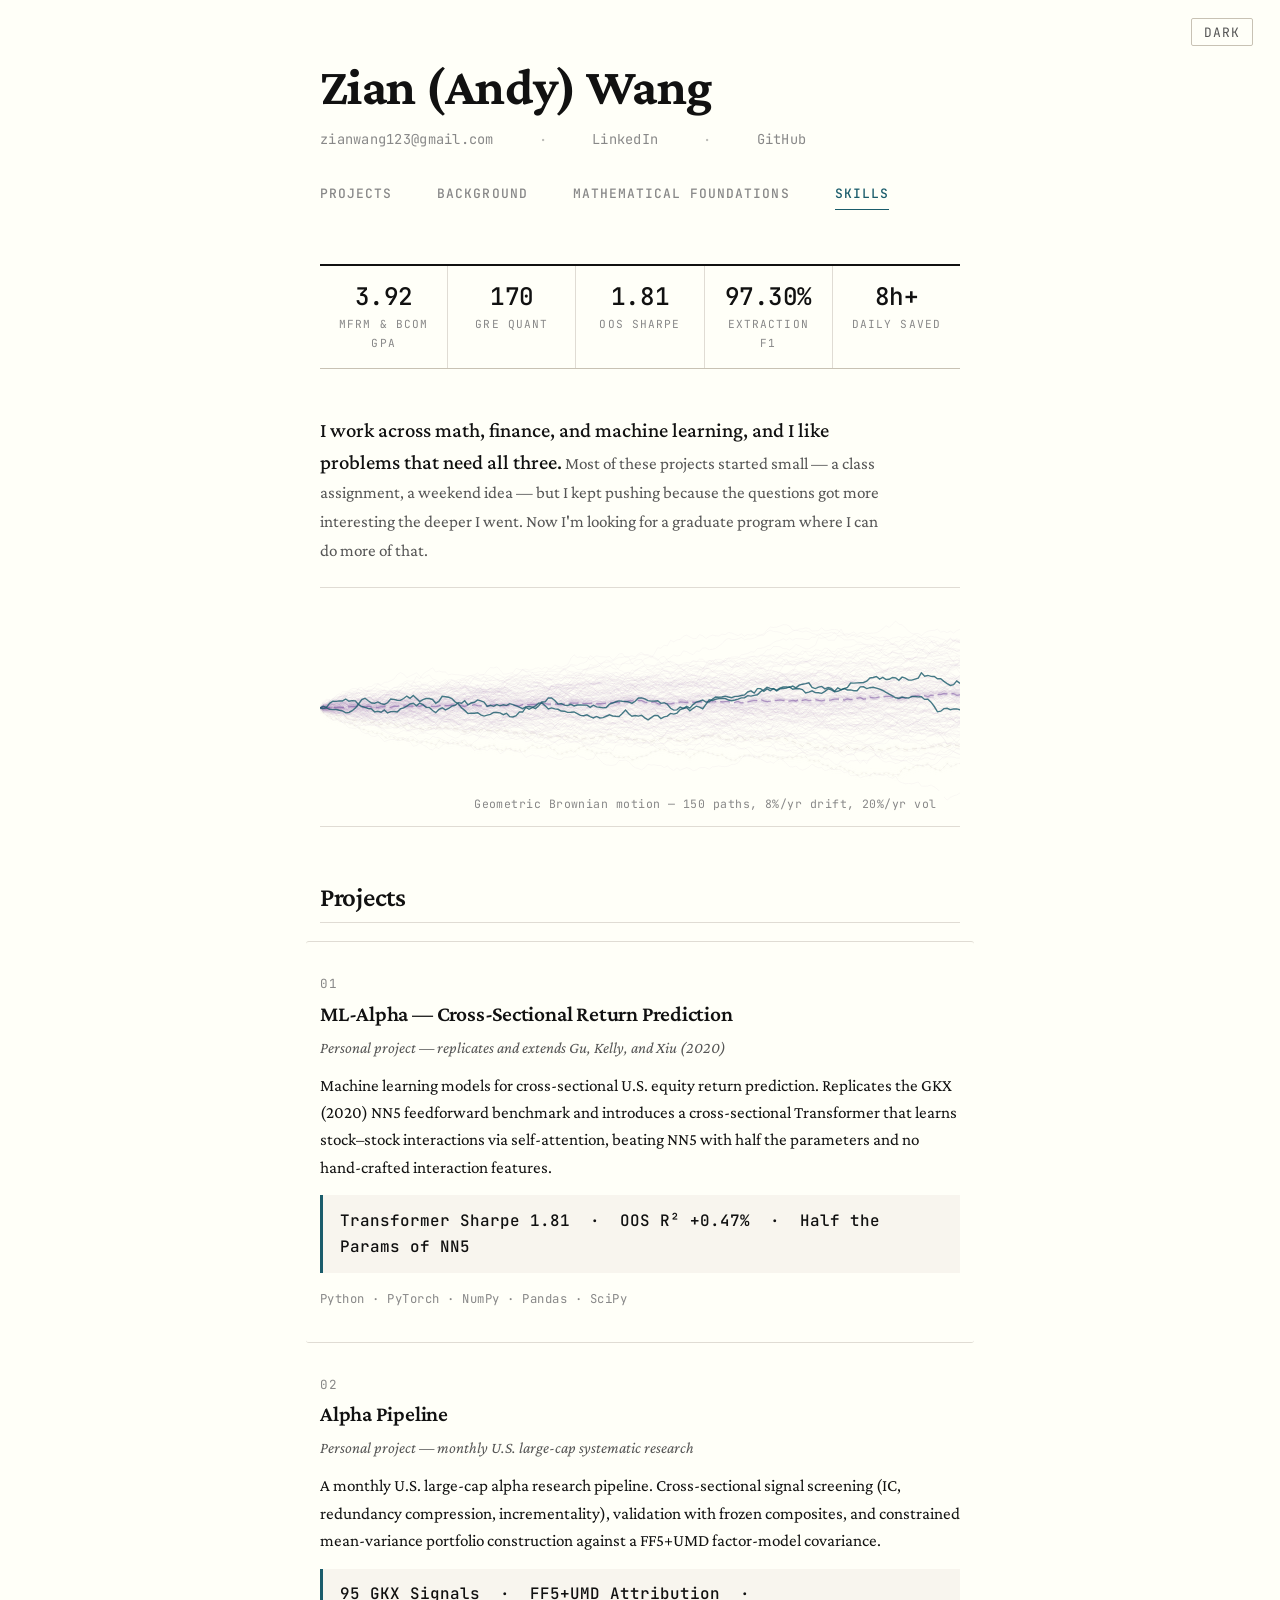
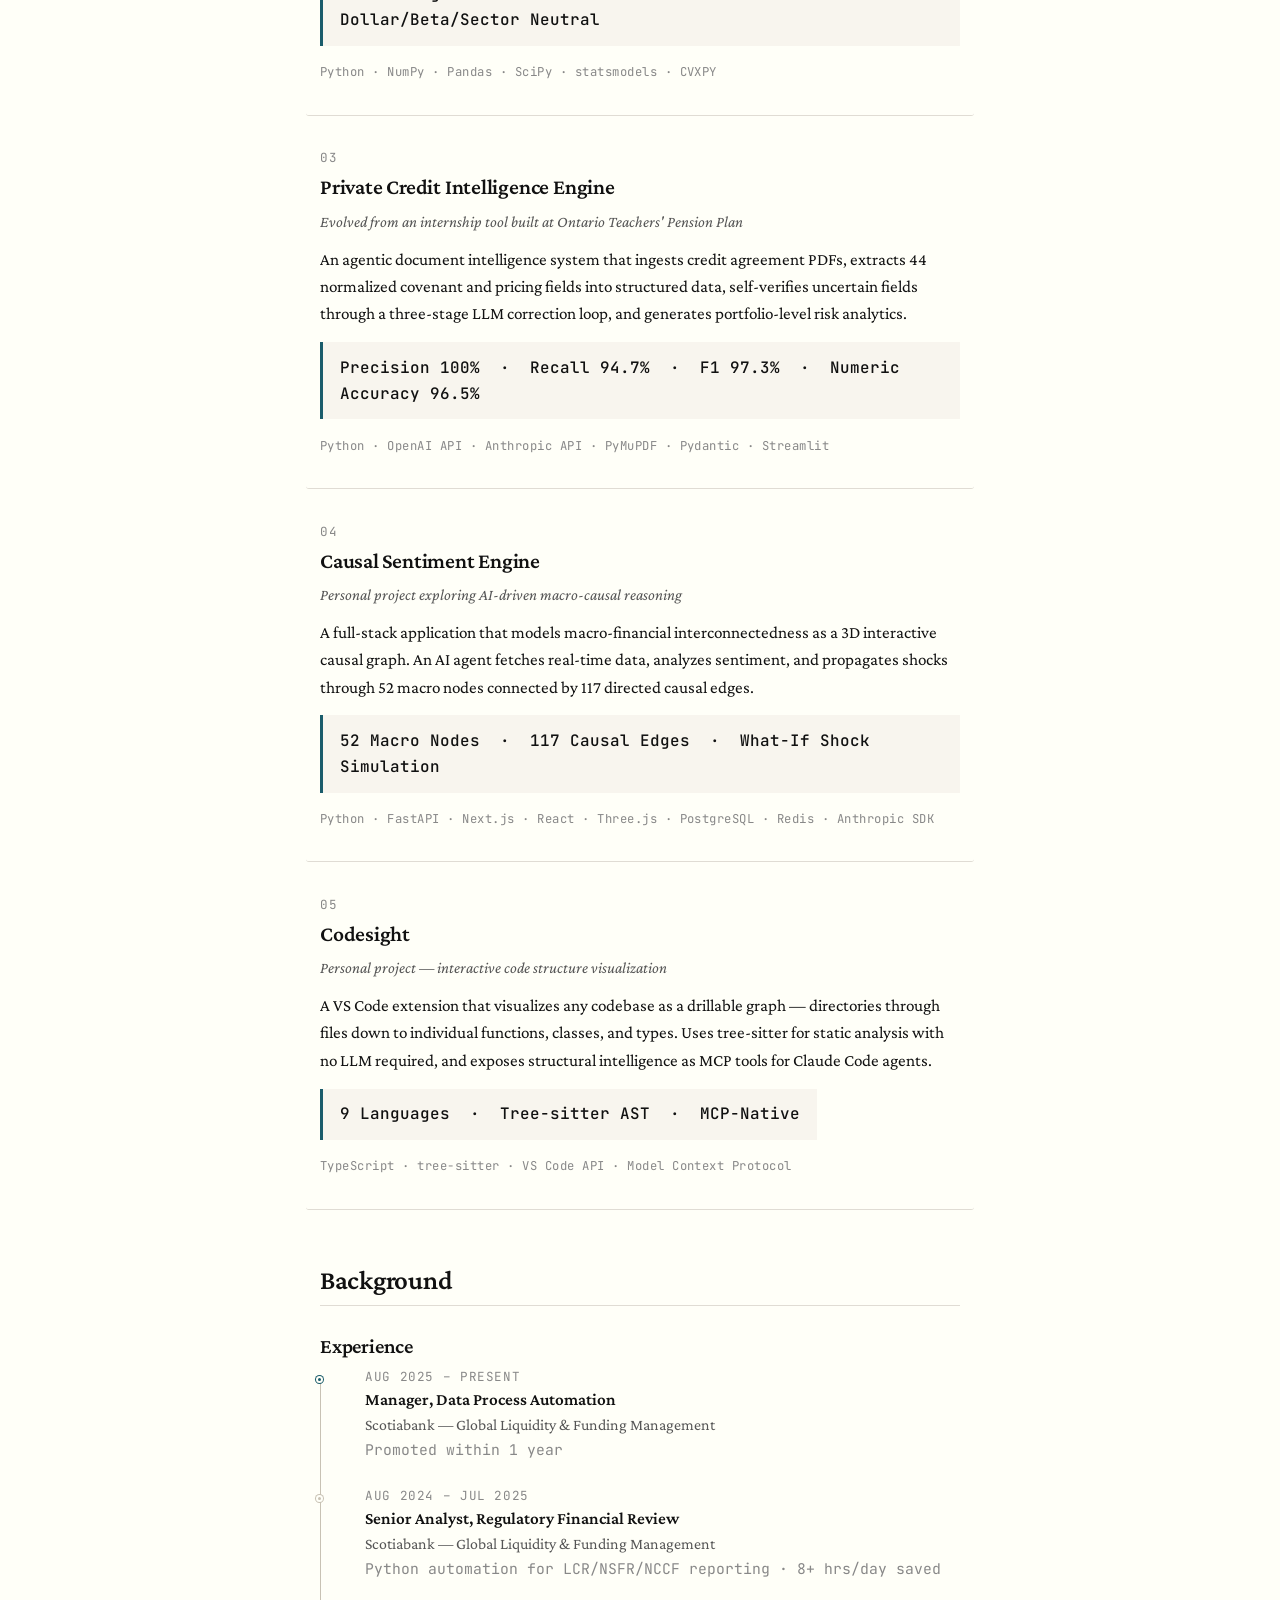
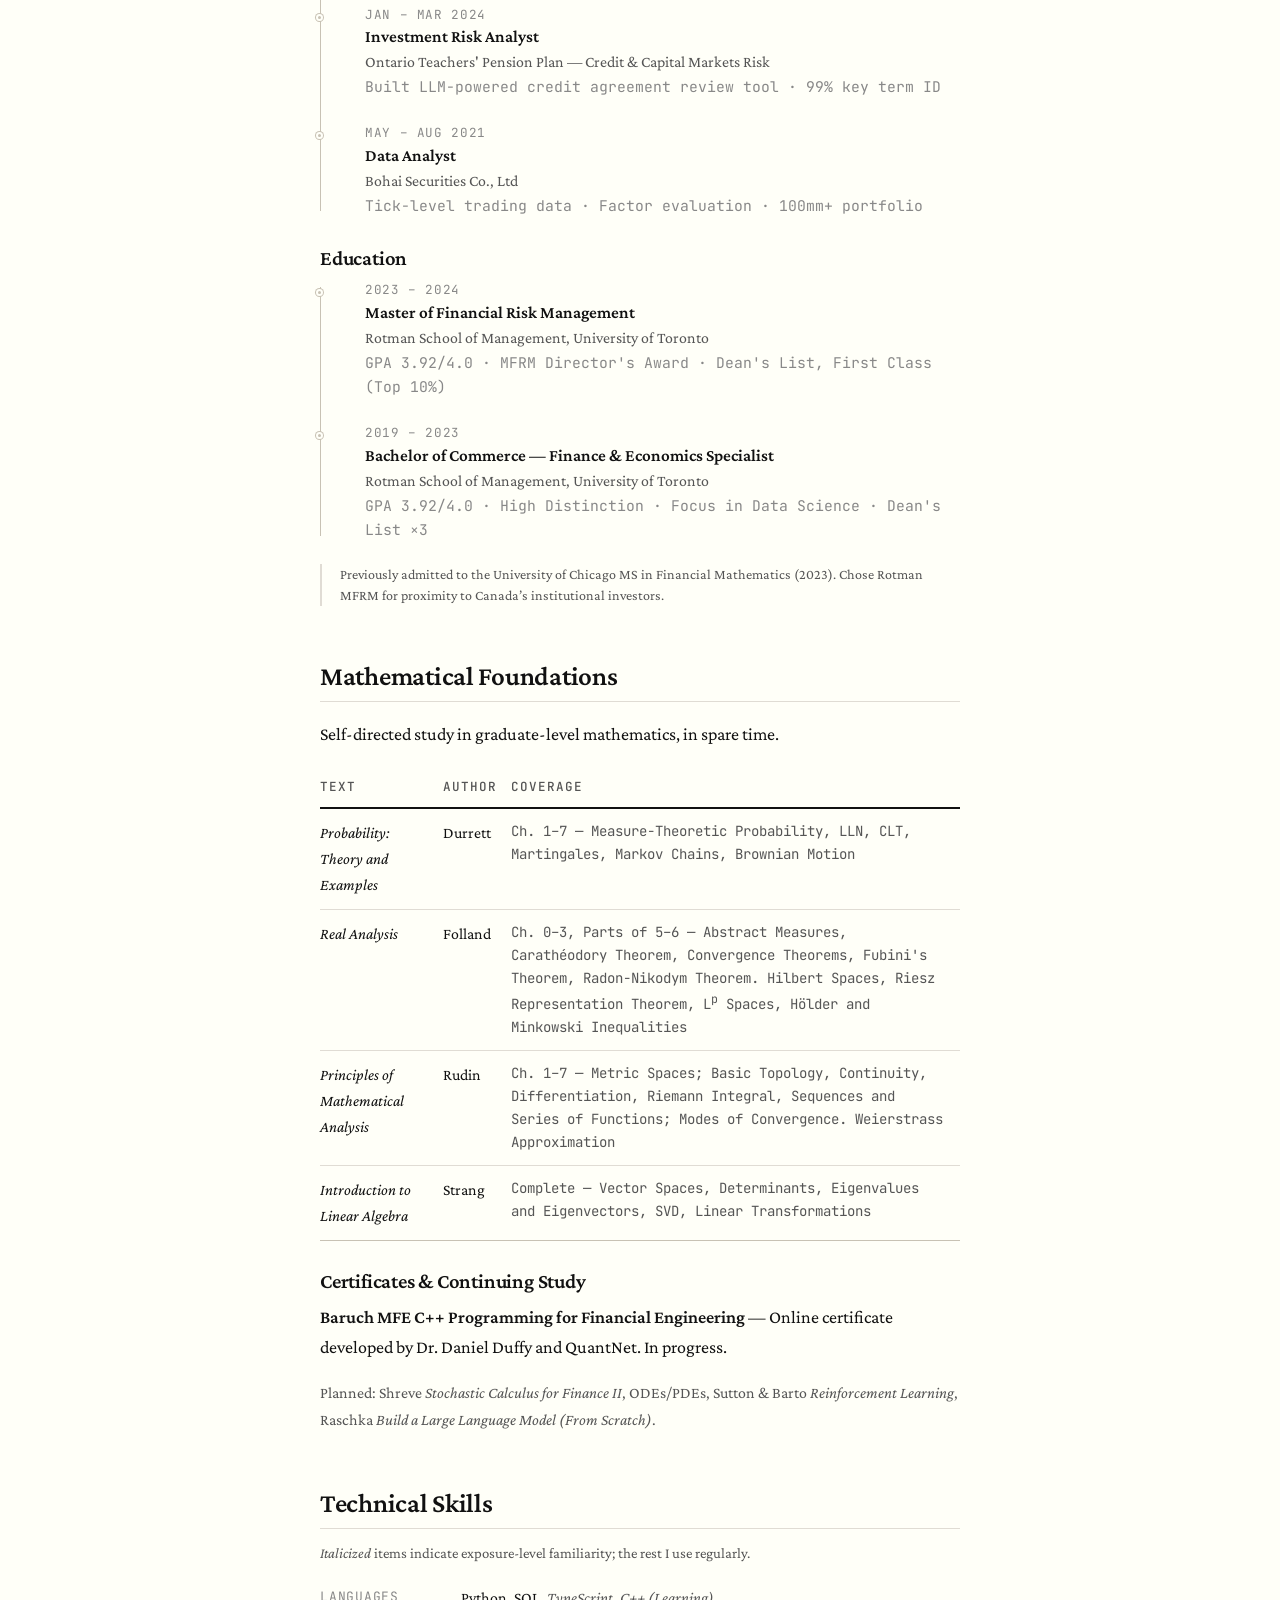
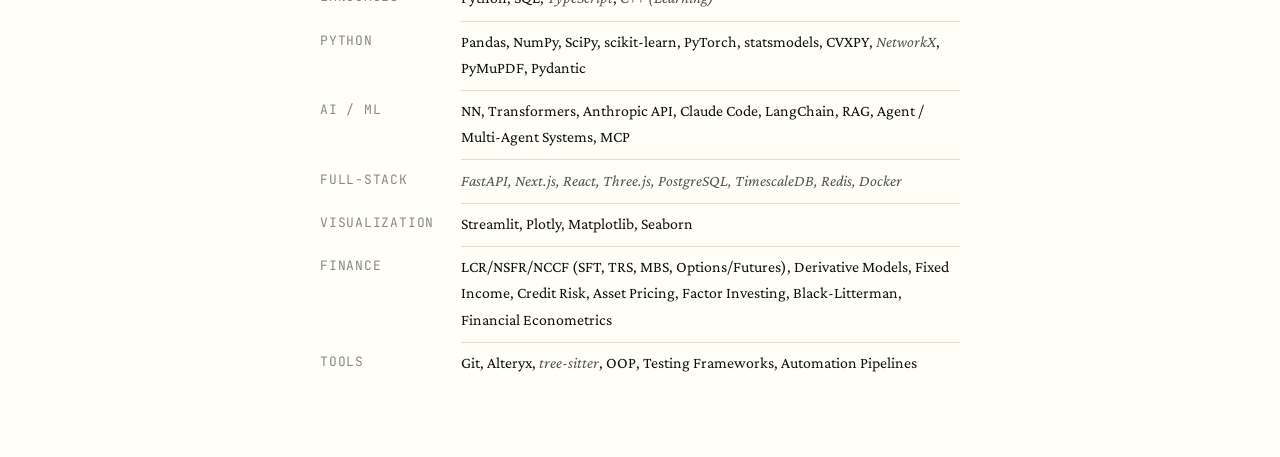
<file: index.html>
<!DOCTYPE html>
<html lang="en">
<head>
  <meta charset="utf-8">
  <meta name="viewport" content="width=device-width, initial-scale=1">
  <title>Zian (Andy) Wang</title>
  <meta name="description" content="Finance, mathematics, and machine learning. Looking for what comes next.">
  <meta property="og:title" content="Zian (Andy) Wang">
  <meta property="og:description" content="Finance, mathematics, and machine learning. Looking for what comes next.">
  <meta property="og:type" content="website">
  <meta property="og:url" content="https://spirituslab.github.io/">
  <meta property="og:image" content="https://spirituslab.github.io/og-image.png">
  <meta property="og:image:width" content="1200">
  <meta property="og:image:height" content="630">
  <meta property="og:image:alt" content="Zian (Andy) Wang — Finance, mathematics, and machine learning">
  <meta name="twitter:card" content="summary_large_image">
  <meta name="twitter:title" content="Zian (Andy) Wang">
  <meta name="twitter:description" content="Finance, mathematics, and machine learning. Looking for what comes next.">
  <meta name="twitter:image" content="https://spirituslab.github.io/og-image.png">
  <link rel="stylesheet" href="css/main.css">
  <script>
    // Prevent flash: apply saved theme before paint
    (function(){var t=localStorage.getItem('theme');if(t){document.documentElement.setAttribute('data-theme',t)}else if(window.matchMedia('(prefers-color-scheme:dark)').matches){document.documentElement.setAttribute('data-theme','dark')}})();
  </script>
  <link rel="icon" href="data:image/svg+xml,<svg xmlns='http://www.w3.org/2000/svg' viewBox='0 0 100 100'><text y='.9em' font-size='80' font-family='serif'>W</text></svg>">
</head>
<body>
  <button class="theme-toggle" aria-label="Toggle dark mode">Dark</button>
  <div class="page-wrapper">
    <div class="content">

      <!-- Header -->
      <header class="site-header">
        <h1>Zian (Andy) Wang</h1>
        <div class="contact-bar">
          <a href="mailto:zianwang123@gmail.com">zianwang123@gmail.com</a>
          <span class="contact-sep">&middot;</span>
          <a href="https://www.linkedin.com/in/andyzianwang" target="_blank" rel="noopener">LinkedIn</a>
          <span class="contact-sep">&middot;</span>
          <a href="https://github.com/spirituslab" target="_blank" rel="noopener">GitHub</a>
        </div>
        <nav>
          <a href="#projects">Projects</a>
          <a href="#background">Background</a>
          <a href="#foundations">Mathematical Foundations</a>
          <a href="#skills">Skills</a>
        </nav>
      </header>

      <!-- Metrics Strip -->
      <div class="metrics-strip" aria-label="Key metrics">
        <div class="metric">
          <span class="metric-value" data-target="3.92" data-prefix="" data-suffix="">3.92</span>
          <span class="metric-label">MFRM &amp; BCom GPA</span>
        </div>
        <div class="metric">
          <span class="metric-value" data-target="170" data-prefix="" data-suffix="">170</span>
          <span class="metric-label">GRE Quant</span>
        </div>
        <div class="metric">
          <span class="metric-value" data-target="1.81" data-prefix="" data-suffix="">1.81</span>
          <span class="metric-label">OOS Sharpe</span>
        </div>
        <div class="metric">
          <span class="metric-value" data-target="97.3" data-prefix="" data-suffix="%">97.3%</span>
          <span class="metric-label">Extraction F1</span>
        </div>
        <div class="metric">
          <span class="metric-value" data-target="8" data-prefix="" data-suffix="h+">8h+</span>
          <span class="metric-label">Daily Saved</span>
        </div>
      </div>

      <!-- About -->
      <section id="about" class="about-section">
        <p>
          <span class="about-lead">I work across math, finance, and machine learning, and I like problems that need all three.</span>
          Most of these projects started small — a class assignment, a weekend idea — but I kept
          pushing because the questions got more interesting the deeper I went.
          Now I'm looking for a graduate program where I can do more of that.
        </p>
      </section>

      <!-- GBM simulation strip — narrative hinge between "who I am" and "what I build" -->
      <div class="gbm-strip" aria-hidden="true">
        <canvas id="gbm-canvas"></canvas>
        <div class="gbm-caption">Geometric Brownian motion &mdash; 150 paths, 8%/yr drift, 20%/yr vol</div>
      </div>

      <!-- Projects -->
      <section id="projects">
        <h2>Projects</h2>

        <div class="projects-grid">

          <!-- Project 1 -->
          <div class="project-card">
            <div class="project-number">01</div>
            <h3><a href="https://github.com/spirituslab/ml-alpha" target="_blank" rel="noopener">ML-Alpha &mdash; Cross-Sectional Return Prediction</a></h3>
            <p class="project-origin">Personal project &mdash; replicates and extends Gu, Kelly, and Xiu (2020)</p>
            <p class="project-desc">
              Machine learning models for cross-sectional U.S. equity return prediction.
              Replicates the GKX (2020) NN5 feedforward benchmark and introduces a cross-sectional
              Transformer that learns stock&ndash;stock interactions via self-attention,
              beating NN5 with half the parameters and no hand-crafted interaction features.
            </p>
            <div class="project-result">
              Transformer Sharpe 1.81 &nbsp;&middot;&nbsp; OOS R&sup2; +0.47% &nbsp;&middot;&nbsp; Half the Params of NN5
            </div>
            <div class="project-stack">
              Python &middot; PyTorch &middot; NumPy &middot; Pandas &middot; SciPy
            </div>
          </div>

          <!-- Project 2 -->
          <div class="project-card">
            <div class="project-number">02</div>
            <h3><a href="https://github.com/spirituslab/alpha-pipeline" target="_blank" rel="noopener">Alpha Pipeline</a></h3>
            <p class="project-origin">Personal project &mdash; monthly U.S. large-cap systematic research</p>
            <p class="project-desc">
              A monthly U.S. large-cap alpha research pipeline. Cross-sectional signal
              screening (IC, redundancy compression, incrementality), validation with
              frozen composites, and constrained mean-variance portfolio construction
              against a FF5+UMD factor-model covariance.
            </p>
            <div class="project-result">
              95 GKX Signals &nbsp;&middot;&nbsp; FF5+UMD Attribution &nbsp;&middot;&nbsp; Dollar/Beta/Sector Neutral
            </div>
            <div class="project-stack">
              Python &middot; NumPy &middot; Pandas &middot; SciPy &middot; statsmodels &middot; CVXPY
            </div>
          </div>

          <!-- Project 3 -->
          <div class="project-card">
            <div class="project-number">03</div>
            <h3><a href="https://github.com/spirituslab/private-credit-intel" target="_blank" rel="noopener">Private Credit Intelligence Engine</a></h3>
            <p class="project-origin">Evolved from an internship tool built at Ontario Teachers' Pension Plan</p>
            <p class="project-desc">
              An agentic document intelligence system that ingests credit agreement PDFs,
              extracts 44 normalized covenant and pricing fields into structured data,
              self-verifies uncertain fields through a three-stage LLM correction loop,
              and generates portfolio-level risk analytics.
            </p>
            <div class="project-result">
              Precision 100% &nbsp;&middot;&nbsp; Recall 94.7% &nbsp;&middot;&nbsp; F1 97.3% &nbsp;&middot;&nbsp; Numeric Accuracy 96.5%
            </div>
            <div class="project-stack">
              Python &middot; OpenAI API &middot; Anthropic API &middot; PyMuPDF &middot; Pydantic &middot; Streamlit
            </div>
          </div>

          <!-- Project 4 -->
          <div class="project-card">
            <div class="project-number">04</div>
            <h3><a href="https://github.com/spirituslab/causal-sentiment" target="_blank" rel="noopener">Causal Sentiment Engine</a></h3>
            <p class="project-origin">Personal project exploring AI-driven macro-causal reasoning</p>
            <p class="project-desc">
              A full-stack application that models macro-financial interconnectedness as a
              3D interactive causal graph. An AI agent fetches real-time data, analyzes sentiment,
              and propagates shocks through 52 macro nodes connected by 117 directed causal edges.
            </p>
            <div class="project-result">
              52 Macro Nodes &nbsp;&middot;&nbsp; 117 Causal Edges &nbsp;&middot;&nbsp; What-If Shock Simulation
            </div>
            <div class="project-stack">
              Python &middot; FastAPI &middot; Next.js &middot; React &middot; Three.js &middot; PostgreSQL &middot; Redis &middot; Anthropic SDK
            </div>
          </div>

          <!-- Project 5 -->
          <div class="project-card">
            <div class="project-number">05</div>
            <h3><a href="https://github.com/spirituslab/codesight" target="_blank" rel="noopener">Codesight</a></h3>
            <p class="project-origin">Personal project &mdash; interactive code structure visualization</p>
            <p class="project-desc">
              A VS Code extension that visualizes any codebase as a drillable graph &mdash;
              directories through files down to individual functions, classes, and types.
              Uses tree-sitter for static analysis with no LLM required, and exposes structural
              intelligence as MCP tools for Claude Code agents.
            </p>
            <div class="project-result">
              9 Languages &nbsp;&middot;&nbsp; Tree-sitter AST &nbsp;&middot;&nbsp; MCP-Native
            </div>
            <div class="project-stack">
              TypeScript &middot; tree-sitter &middot; VS Code API &middot; Model Context Protocol
            </div>
          </div>

        </div>
      </section>

      <!-- Background -->
      <section id="background">
        <h2>Background</h2>

        <h3>Experience</h3>
        <div class="timeline">
          <div class="timeline-item current">
            <div class="timeline-date">Aug 2025 &ndash; Present</div>
            <div class="timeline-role">Manager, Data Process Automation</div>
            <div class="timeline-org">Scotiabank &mdash; Global Liquidity &amp; Funding Management</div>
            <div class="timeline-detail">Promoted within 1 year</div>
          </div>
          <div class="timeline-item">
            <div class="timeline-date">Aug 2024 &ndash; Jul 2025</div>
            <div class="timeline-role">Senior Analyst, Regulatory Financial Review</div>
            <div class="timeline-org">Scotiabank &mdash; Global Liquidity &amp; Funding Management</div>
            <div class="timeline-detail">Python automation for LCR/NSFR/NCCF reporting &middot; 8+ hrs/day saved</div>
          </div>
          <div class="timeline-item">
            <div class="timeline-date">Jan &ndash; Mar 2024</div>
            <div class="timeline-role">Investment Risk Analyst</div>
            <div class="timeline-org">Ontario Teachers' Pension Plan &mdash; Credit &amp; Capital Markets Risk</div>
            <div class="timeline-detail">Built LLM-powered credit agreement review tool &middot; 99% key term ID</div>
          </div>
          <div class="timeline-item">
            <div class="timeline-date">May &ndash; Aug 2021</div>
            <div class="timeline-role">Data Analyst</div>
            <div class="timeline-org">Bohai Securities Co., Ltd</div>
            <div class="timeline-detail">Tick-level trading data &middot; Factor evaluation &middot; 100mm+ portfolio</div>
          </div>
        </div>

        <h3>Education</h3>
        <div class="timeline">
          <div class="timeline-item">
            <div class="timeline-date">2023 &ndash; 2024</div>
            <div class="timeline-role">Master of Financial Risk Management</div>
            <div class="timeline-org">Rotman School of Management, University of Toronto</div>
            <div class="timeline-detail">GPA 3.92/4.0 &middot; MFRM Director's Award &middot; Dean's List, First Class (Top 10%)</div>
          </div>
          <div class="timeline-item">
            <div class="timeline-date">2019 &ndash; 2023</div>
            <div class="timeline-role">Bachelor of Commerce &mdash; Finance &amp; Economics Specialist</div>
            <div class="timeline-org">Rotman School of Management, University of Toronto</div>
            <div class="timeline-detail">GPA 3.92/4.0 &middot; High Distinction &middot; Focus in Data Science &middot; Dean's List &times;3</div>
          </div>
        </div>

        <div class="sidenote-inline" style="margin-top: 1.2rem;">
          Previously admitted to the University of Chicago MS in Financial Mathematics (2023).
          Chose Rotman MFRM for proximity to Canada&rsquo;s institutional investors.
        </div>
      </section>

      <!-- Mathematical Foundations -->
      <section id="foundations">
        <h2>Mathematical Foundations</h2>
        <p>
          Self-directed study in graduate-level mathematics, in spare time.
        </p>

        <table class="study-table">
          <thead>
            <tr>
              <th>Text</th>
              <th>Author</th>
              <th>Coverage</th>
            </tr>
          </thead>
          <tbody>
            <tr>
              <td class="book-title">Probability: Theory and Examples</td>
              <td>Durrett</td>
              <td class="book-coverage">Ch. 1&ndash;7 &mdash; Measure-Theoretic Probability, LLN, CLT, Martingales, Markov Chains, Brownian Motion</td>
            </tr>
            <tr>
              <td class="book-title">Real Analysis</td>
              <td>Folland</td>
              <td class="book-coverage">Ch. 0&ndash;3, Parts of 5&ndash;6 &mdash; Abstract Measures, Carath&eacute;odory Theorem, Convergence Theorems, Fubini's Theorem, Radon-Nikodym Theorem. Hilbert Spaces, Riesz Representation Theorem, L<sup>p</sup> Spaces, H&ouml;lder and Minkowski Inequalities</td>
            </tr>
            <tr>
              <td class="book-title">Principles of Mathematical Analysis</td>
              <td>Rudin</td>
              <td class="book-coverage">Ch. 1&ndash;7 &mdash; Metric Spaces; Basic Topology, Continuity, Differentiation, Riemann Integral, Sequences and Series of Functions; Modes of Convergence. Weierstrass Approximation</td>
            </tr>
            <tr>
              <td class="book-title">Introduction to Linear Algebra</td>
              <td>Strang</td>
              <td class="book-coverage">Complete &mdash; Vector Spaces, Determinants, Eigenvalues and Eigenvectors, SVD, Linear Transformations</td>
            </tr>
          </tbody>
        </table>

        <h3>Certificates &amp; Continuing Study</h3>
        <p>
          <strong>Baruch MFE C++ Programming for Financial Engineering</strong> &mdash;
          Online certificate developed by Dr. Daniel Duffy and QuantNet. In progress.
        </p>
        <p style="font-size: 0.88rem; color: var(--color-text-secondary);">
          Planned: Shreve <em>Stochastic Calculus for Finance II</em>,
          ODEs/PDEs, Sutton &amp; Barto <em>Reinforcement Learning</em>,
          Raschka <em>Build a Large Language Model (From Scratch)</em>.
        </p>
      </section>

      <!-- Skills -->
      <section id="skills">
        <h2>Technical Skills</h2>
        <p class="skills-legend"><em>Italicized</em> items indicate exposure-level familiarity; the rest I use regularly.</p>
        <div class="skills-grid">
          <div class="skill-category">Languages</div>
          <div class="skill-items">Python, SQL, <span class="skill-exposure">TypeScript</span>, <span class="skill-exposure">C++ (Learning)</span></div>

          <div class="skill-category">Python</div>
          <div class="skill-items">Pandas, NumPy, SciPy, scikit-learn, PyTorch, statsmodels, CVXPY, <span class="skill-exposure">NetworkX</span>, PyMuPDF, Pydantic</div>

          <div class="skill-category">AI / ML</div>
          <div class="skill-items">NN, Transformers, Anthropic API, Claude Code, LangChain, RAG, Agent / Multi-Agent Systems, MCP</div>

          <div class="skill-category">Full-Stack</div>
          <div class="skill-items"><span class="skill-exposure">FastAPI, Next.js, React, Three.js, PostgreSQL, TimescaleDB, Redis, Docker</span></div>

          <div class="skill-category">Visualization</div>
          <div class="skill-items">Streamlit, Plotly, Matplotlib, Seaborn</div>

          <div class="skill-category">Finance</div>
          <div class="skill-items">LCR/NSFR/NCCF (SFT, TRS, MBS, Options/Futures), Derivative Models, Fixed Income, Credit Risk, Asset Pricing, Factor Investing, Black-Litterman, Financial Econometrics</div>

          <div class="skill-category">Tools</div>
          <div class="skill-items">Git, Alteryx, <span class="skill-exposure">tree-sitter</span>, OOP, Testing Frameworks, Automation Pipelines</div>
        </div>
      </section>

      <!-- Contact -->

    </div>
  </div>

  <script src="js/main.js"></script>
</body>
</html>
</file>
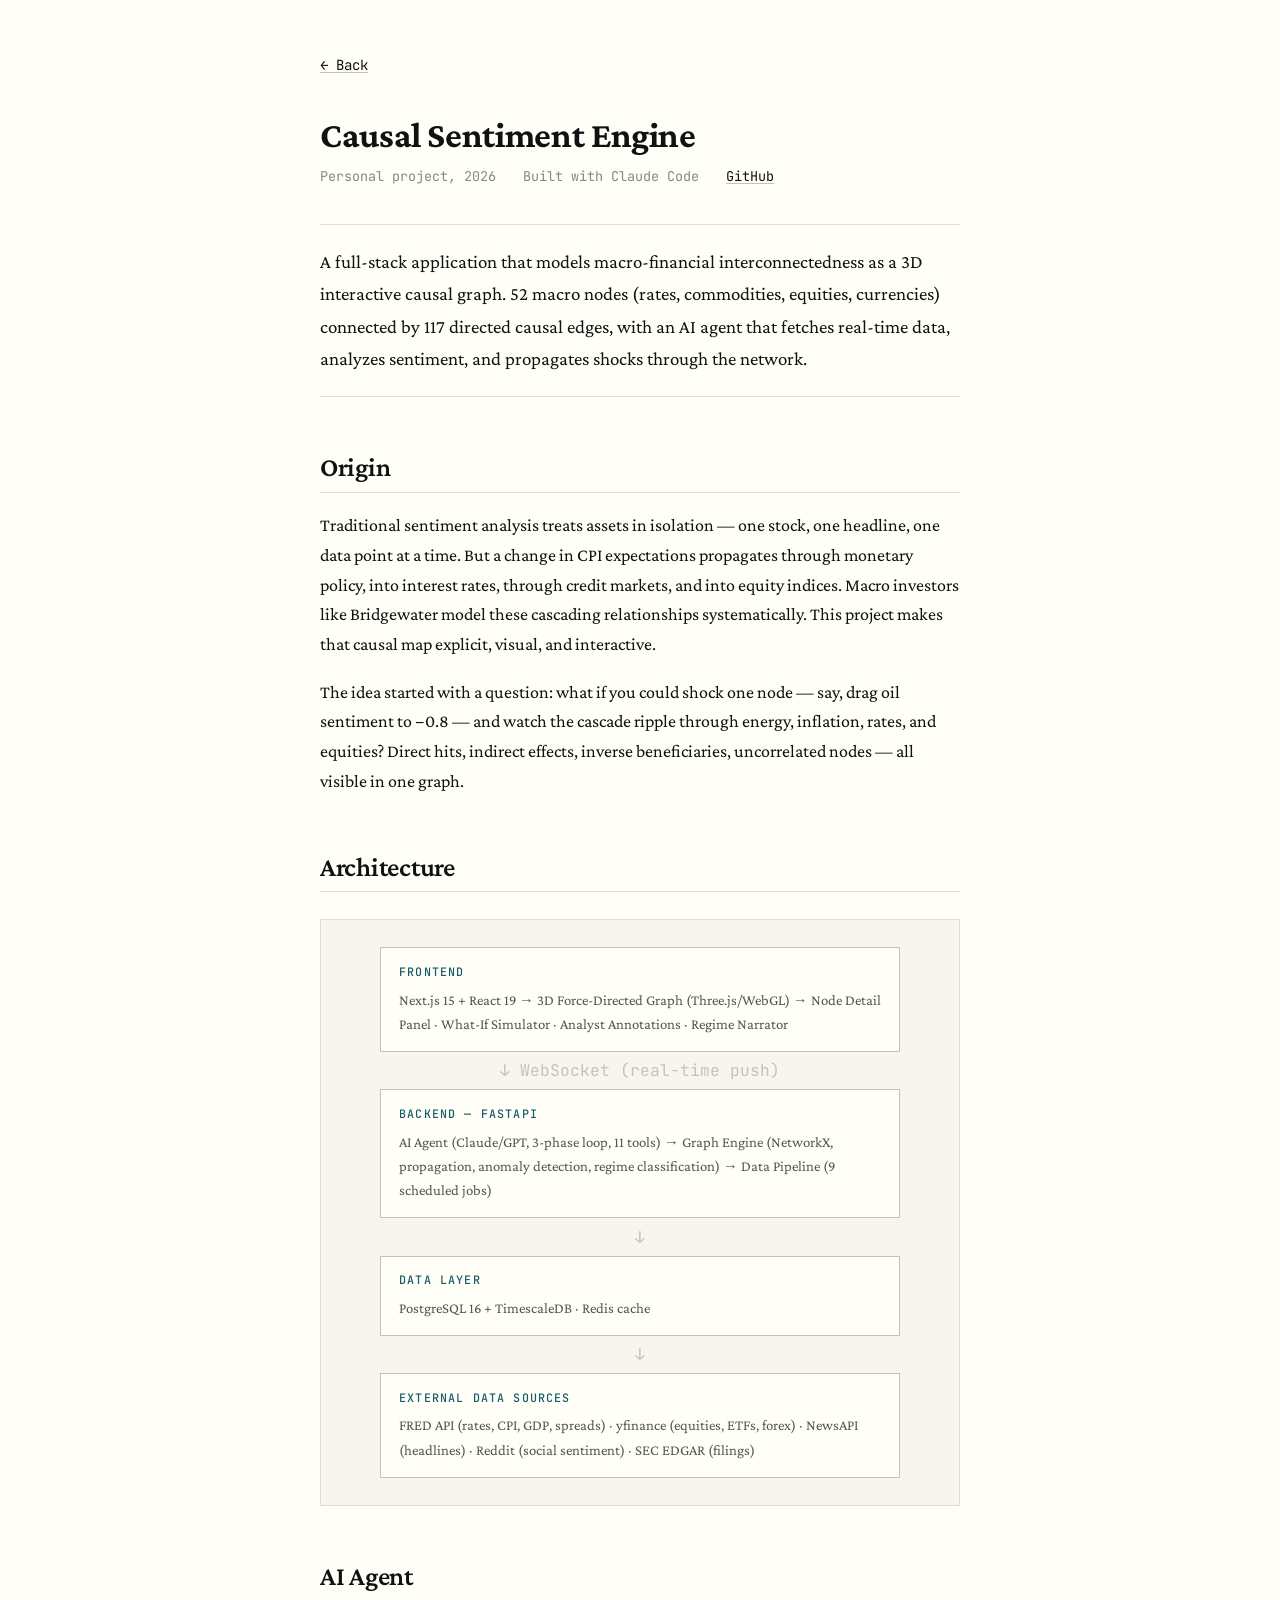
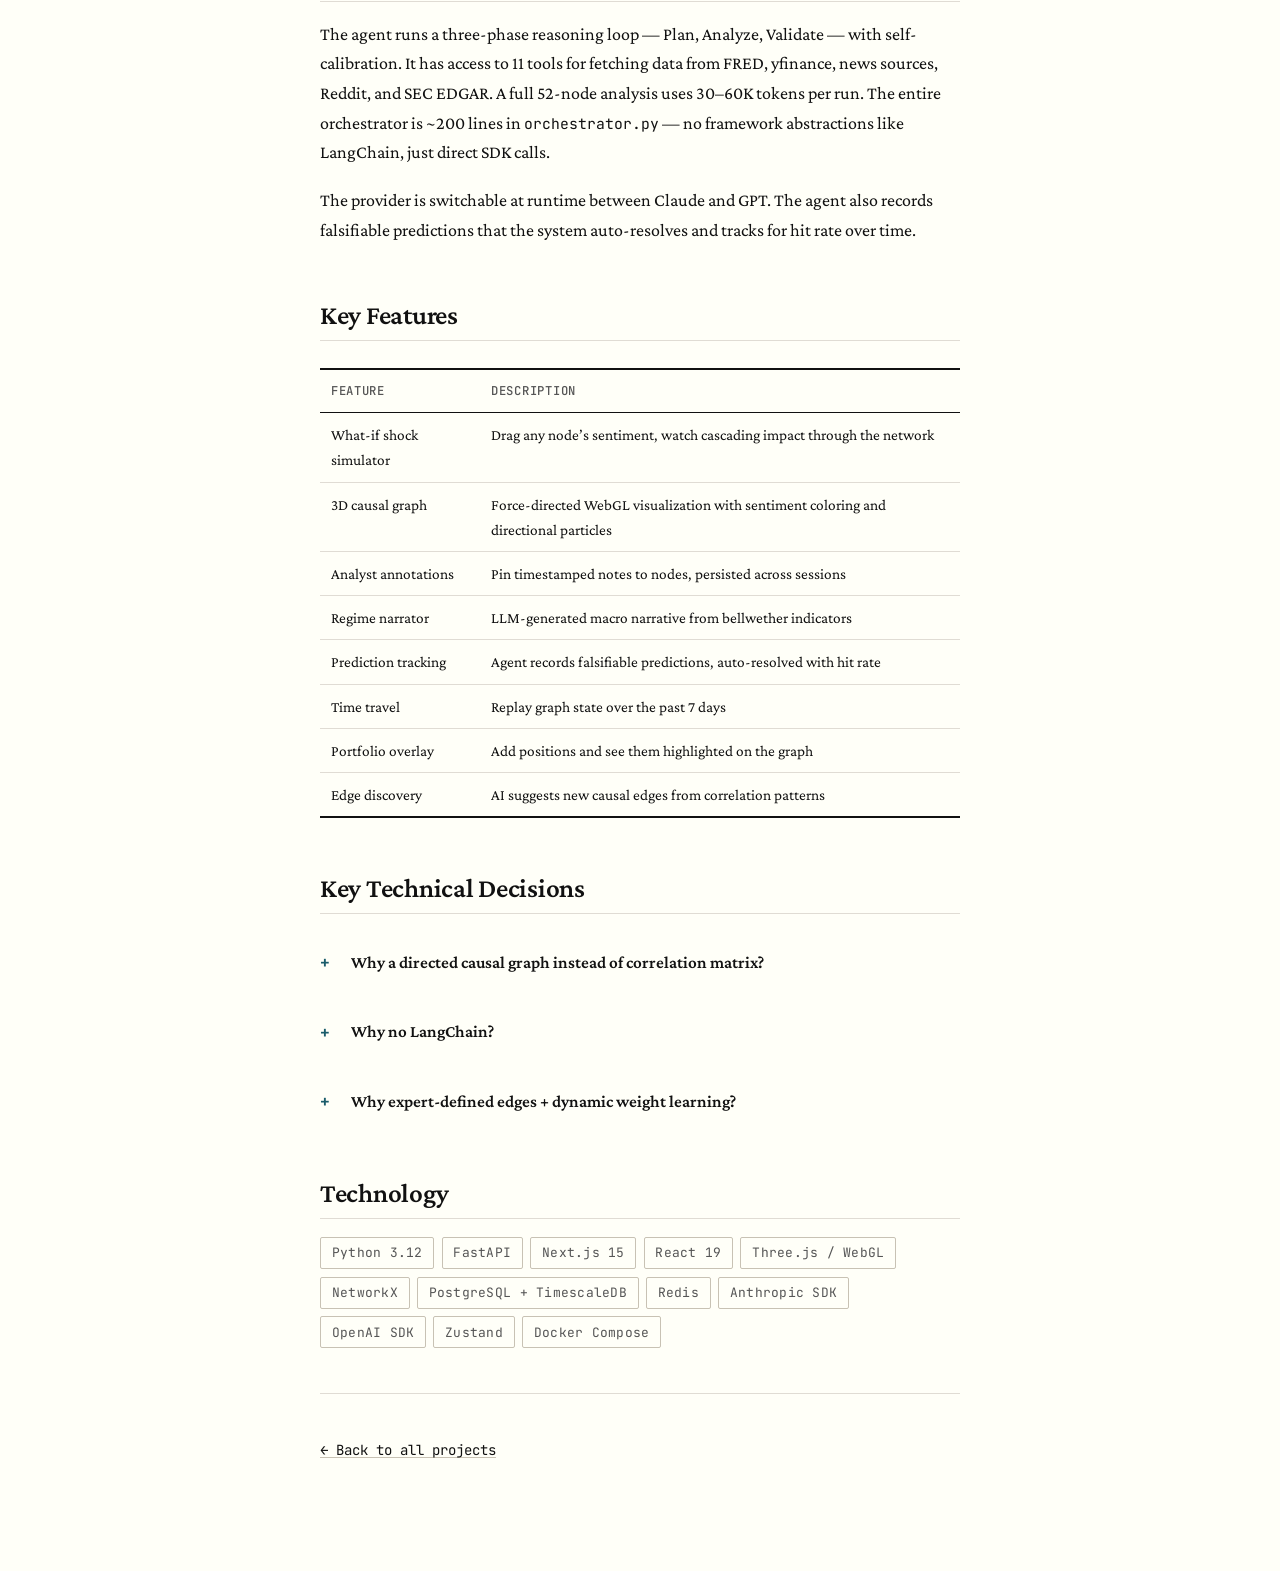
<file: projects/causal-sentiment.html>
<!DOCTYPE html>
<html lang="en">
<head>
  <meta charset="utf-8">
  <meta name="viewport" content="width=device-width, initial-scale=1">
  <title>Causal Sentiment Engine &mdash; Zian Wang</title>
  <meta name="description" content="3D interactive causal graph with 52 macro nodes and AI-driven sentiment analysis for macro-financial reasoning.">
  <meta property="og:title" content="Causal Sentiment Engine — Zian Wang">
  <meta property="og:description" content="3D interactive causal graph with 52 macro nodes and AI-driven sentiment analysis for macro-financial reasoning.">
  <meta property="og:type" content="article">
  <meta property="og:url" content="https://spirituslab.github.io/projects/causal-sentiment.html">
  <meta name="twitter:card" content="summary">
  <meta name="twitter:title" content="Causal Sentiment Engine — Zian Wang">
  <meta name="twitter:description" content="3D interactive causal graph with 52 macro nodes and AI-driven sentiment analysis for macro-financial reasoning.">
  <link rel="stylesheet" href="../css/main.css">
  <link rel="icon" href="data:image/svg+xml,<svg xmlns='http://www.w3.org/2000/svg' viewBox='0 0 100 100'><text y='.9em' font-size='80' font-family='serif'>W</text></svg>">
</head>
<body>
  <div class="page-wrapper">
    <div class="content">

      <a href="../" class="back-link">&larr; Back</a>

      <div class="project-header">
        <h1>Causal Sentiment Engine</h1>
        <div class="project-meta">
          <span>Personal project, 2026</span>
          <span>Built with Claude Code</span>
          <span><a href="https://github.com/spirituslab/causal-sentiment" target="_blank" rel="noopener">GitHub</a></span>
        </div>
      </div>

      <div class="abstract">
        A full-stack application that models macro-financial interconnectedness as a
        3D interactive causal graph. 52 macro nodes (rates, commodities, equities, currencies)
        connected by 117 directed causal edges, with an AI agent that fetches real-time data,
        analyzes sentiment, and propagates shocks through the network.
      </div>

      <h2>Origin</h2>
      <p>
        Traditional sentiment analysis treats assets in isolation &mdash; one stock, one headline,
        one data point at a time. But a change in CPI expectations propagates through monetary policy,
        into interest rates, through credit markets, and into equity indices. Macro investors like
        Bridgewater model these cascading relationships systematically. This project makes that
        causal map explicit, visual, and interactive.
      </p>
      <p>
        The idea started with a question: what if you could shock one node &mdash; say, drag oil
        sentiment to &minus;0.8 &mdash; and watch the cascade ripple through energy, inflation, rates,
        and equities? Direct hits, indirect effects, inverse beneficiaries, uncorrelated nodes &mdash;
        all visible in one graph.
      </p>

      <h2>Architecture</h2>

      <div class="architecture">
        <div class="arch-flow">
          <div class="arch-layer">
            <div class="arch-layer-label">Frontend</div>
            <div class="arch-layer-content">
              Next.js 15 + React 19 &rarr; 3D Force-Directed Graph (Three.js/WebGL) &rarr;
              Node Detail Panel &middot; What-If Simulator &middot; Analyst Annotations &middot; Regime Narrator
            </div>
          </div>
          <div class="arch-arrow">&darr; WebSocket (real-time push)</div>
          <div class="arch-layer">
            <div class="arch-layer-label">Backend &mdash; FastAPI</div>
            <div class="arch-layer-content">
              AI Agent (Claude/GPT, 3-phase loop, 11 tools) &rarr;
              Graph Engine (NetworkX, propagation, anomaly detection, regime classification) &rarr;
              Data Pipeline (9 scheduled jobs)
            </div>
          </div>
          <div class="arch-arrow">&darr;</div>
          <div class="arch-layer">
            <div class="arch-layer-label">Data Layer</div>
            <div class="arch-layer-content">
              PostgreSQL 16 + TimescaleDB &middot; Redis cache
            </div>
          </div>
          <div class="arch-arrow">&darr;</div>
          <div class="arch-layer">
            <div class="arch-layer-label">External Data Sources</div>
            <div class="arch-layer-content">
              FRED API (rates, CPI, GDP, spreads) &middot; yfinance (equities, ETFs, forex) &middot;
              NewsAPI (headlines) &middot; Reddit (social sentiment) &middot; SEC EDGAR (filings)
            </div>
          </div>
        </div>
      </div>

      <h2>AI Agent</h2>
      <p>
        The agent runs a three-phase reasoning loop &mdash; Plan, Analyze, Validate &mdash; with
        self-calibration. It has access to 11 tools for fetching data from FRED, yfinance, news
        sources, Reddit, and SEC EDGAR. A full 52-node analysis uses 30&ndash;60K tokens per run.
        The entire orchestrator is ~200 lines in <code>orchestrator.py</code> &mdash; no framework
        abstractions like LangChain, just direct SDK calls.
      </p>
      <p>
        The provider is switchable at runtime between Claude and GPT. The agent also records
        falsifiable predictions that the system auto-resolves and tracks for hit rate over time.
      </p>

      <h2>Key Features</h2>

      <table class="results-table">
        <thead>
          <tr>
            <th>Feature</th>
            <th>Description</th>
          </tr>
        </thead>
        <tbody>
          <tr>
            <td>What-if shock simulator</td>
            <td>Drag any node&rsquo;s sentiment, watch cascading impact through the network</td>
          </tr>
          <tr>
            <td>3D causal graph</td>
            <td>Force-directed WebGL visualization with sentiment coloring and directional particles</td>
          </tr>
          <tr>
            <td>Analyst annotations</td>
            <td>Pin timestamped notes to nodes, persisted across sessions</td>
          </tr>
          <tr>
            <td>Regime narrator</td>
            <td>LLM-generated macro narrative from bellwether indicators</td>
          </tr>
          <tr>
            <td>Prediction tracking</td>
            <td>Agent records falsifiable predictions, auto-resolved with hit rate</td>
          </tr>
          <tr>
            <td>Time travel</td>
            <td>Replay graph state over the past 7 days</td>
          </tr>
          <tr>
            <td>Portfolio overlay</td>
            <td>Add positions and see them highlighted on the graph</td>
          </tr>
          <tr>
            <td>Edge discovery</td>
            <td>AI suggests new causal edges from correlation patterns</td>
          </tr>
        </tbody>
      </table>

      <h2>Key Technical Decisions</h2>

      <details class="decision-block">
        <summary>Why a directed causal graph instead of correlation matrix?</summary>
        <div class="decision-content">
          <p>
            Correlations are symmetric and say nothing about causation direction.
            A directed graph encodes that Fed policy causes rate changes, not the reverse.
            This lets shock propagation follow real causal channels rather than
            statistical associations that break down in regime changes.
          </p>
        </div>
      </details>

      <details class="decision-block">
        <summary>Why no LangChain?</summary>
        <div class="decision-content">
          <p>
            The agent orchestrator is ~200 lines of direct Anthropic/OpenAI SDK calls.
            Framework abstractions add indirection that makes debugging harder and
            limits control over the reasoning loop. The three-phase Plan&ndash;Analyze&ndash;Validate
            pattern is simple enough to express directly, and switching providers
            is just swapping the SDK call.
          </p>
        </div>
      </details>

      <details class="decision-block">
        <summary>Why expert-defined edges + dynamic weight learning?</summary>
        <div class="decision-content">
          <p>
            Pure data-driven edge discovery finds spurious correlations. Pure expert
            definition misses evolving relationships. The hybrid approach starts with
            117 expert-defined causal edges, then allows the system to adapt weights
            and suggest new edges based on observed data &mdash; subject to analyst review.
          </p>
        </div>
      </details>

      <h2>Technology</h2>
      <ul class="stack-list">
        <li>Python 3.12</li>
        <li>FastAPI</li>
        <li>Next.js 15</li>
        <li>React 19</li>
        <li>Three.js / WebGL</li>
        <li>NetworkX</li>
        <li>PostgreSQL + TimescaleDB</li>
        <li>Redis</li>
        <li>Anthropic SDK</li>
        <li>OpenAI SDK</li>
        <li>Zustand</li>
        <li>Docker Compose</li>
      </ul>

      <hr>
      <a href="../" class="back-link">&larr; Back to all projects</a>

    </div>
  </div>
</body>
</html>
</file>
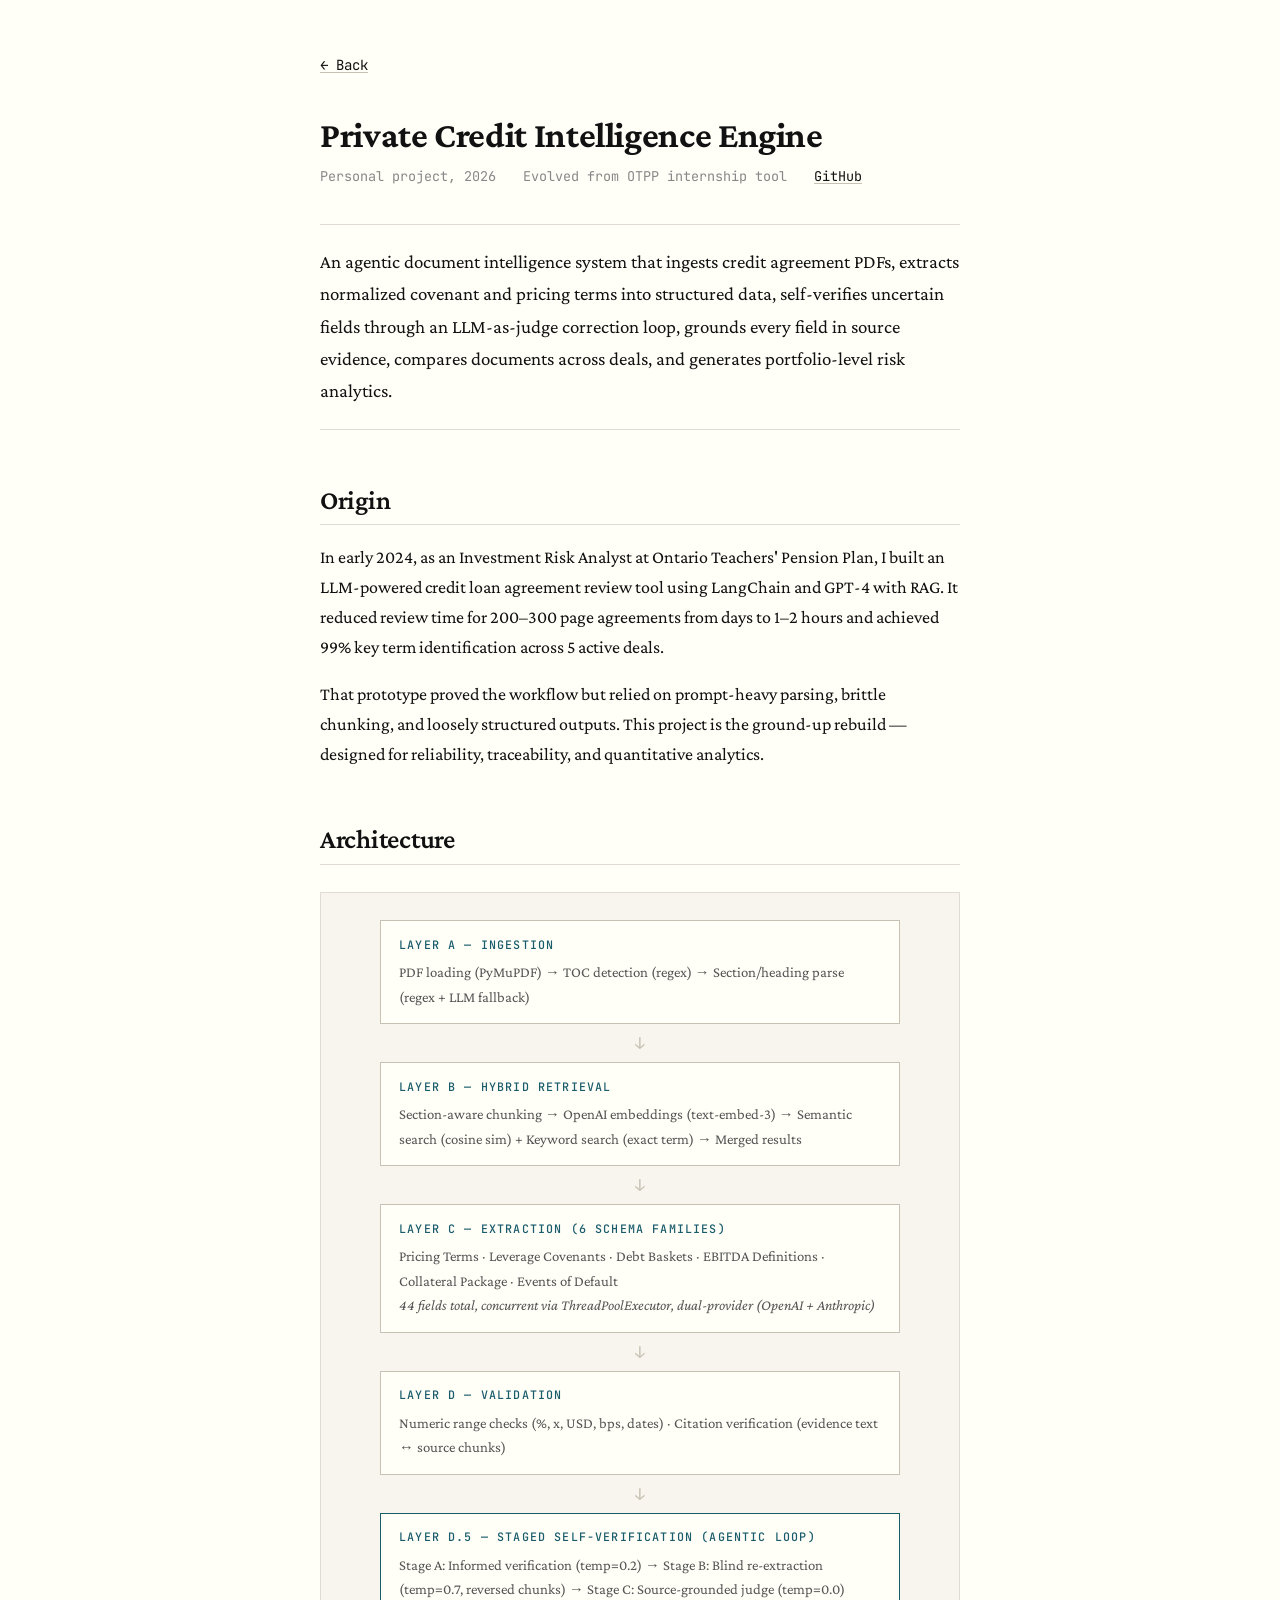
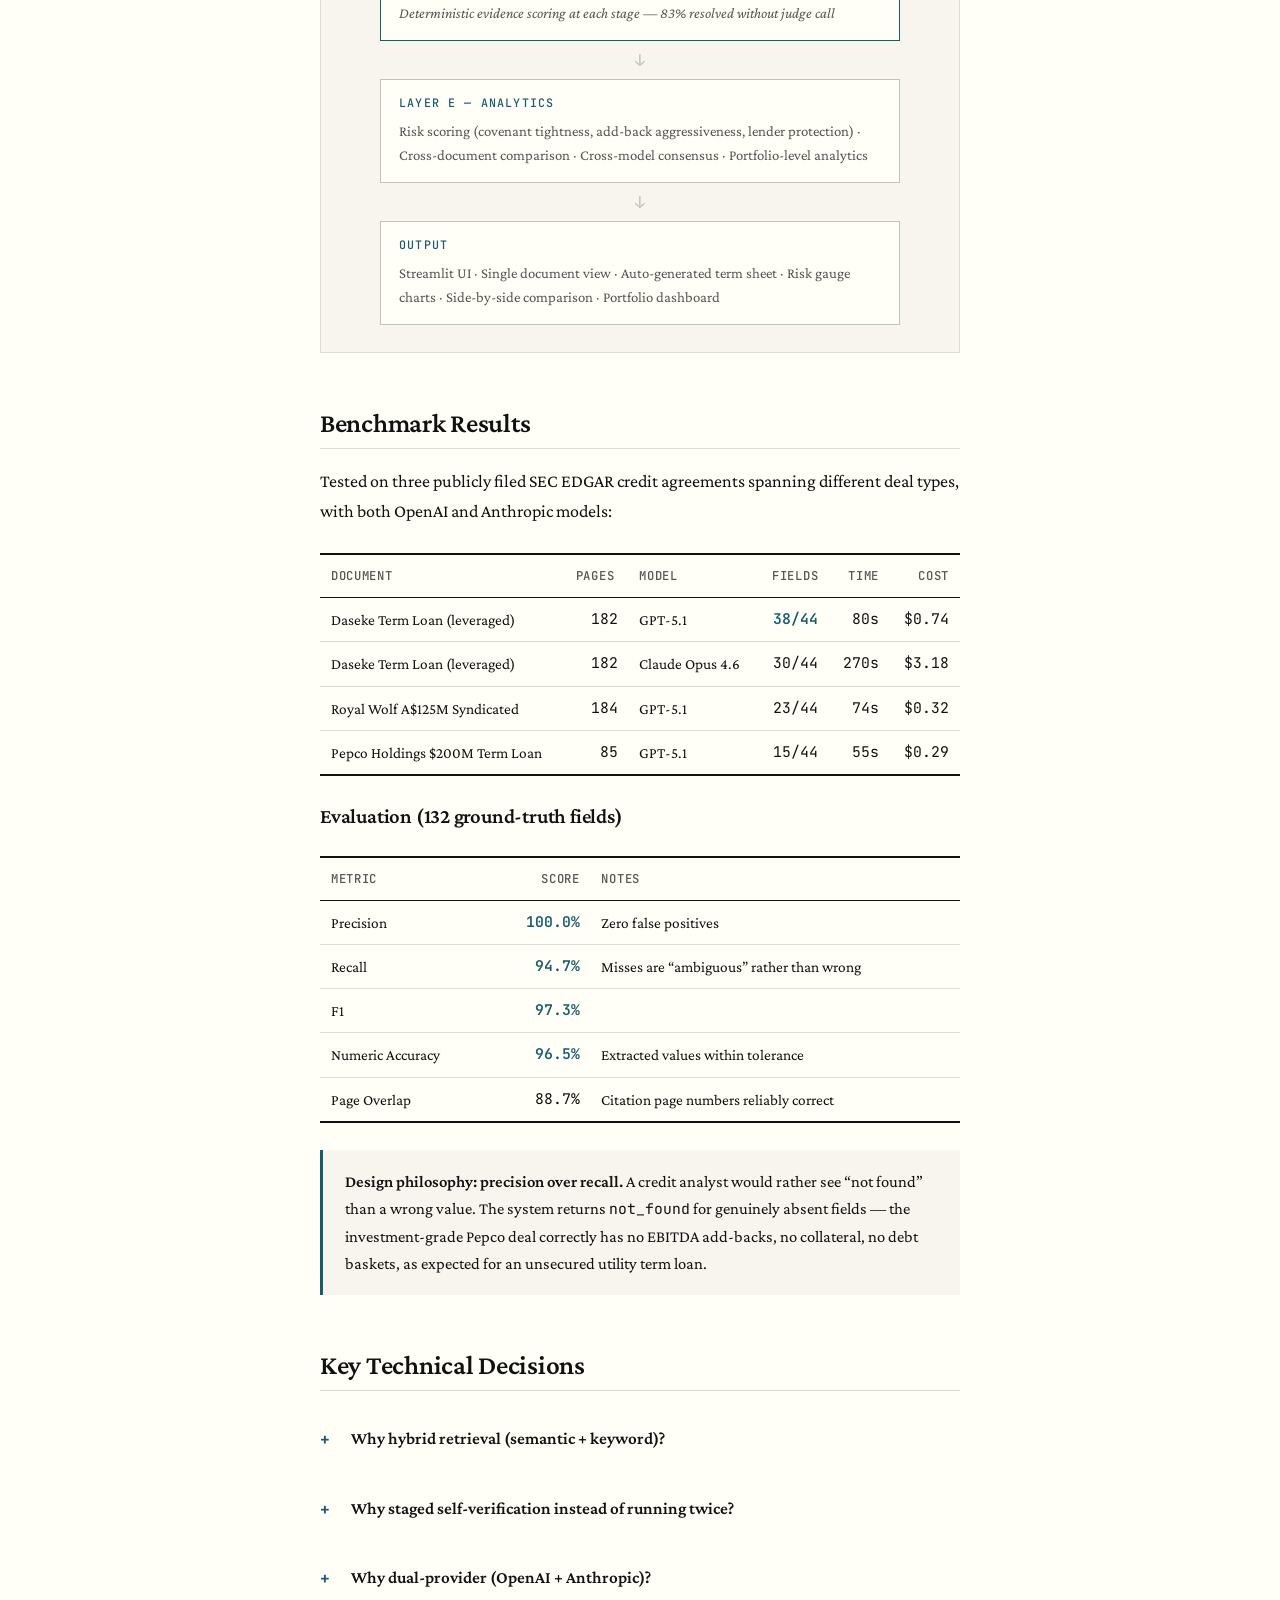
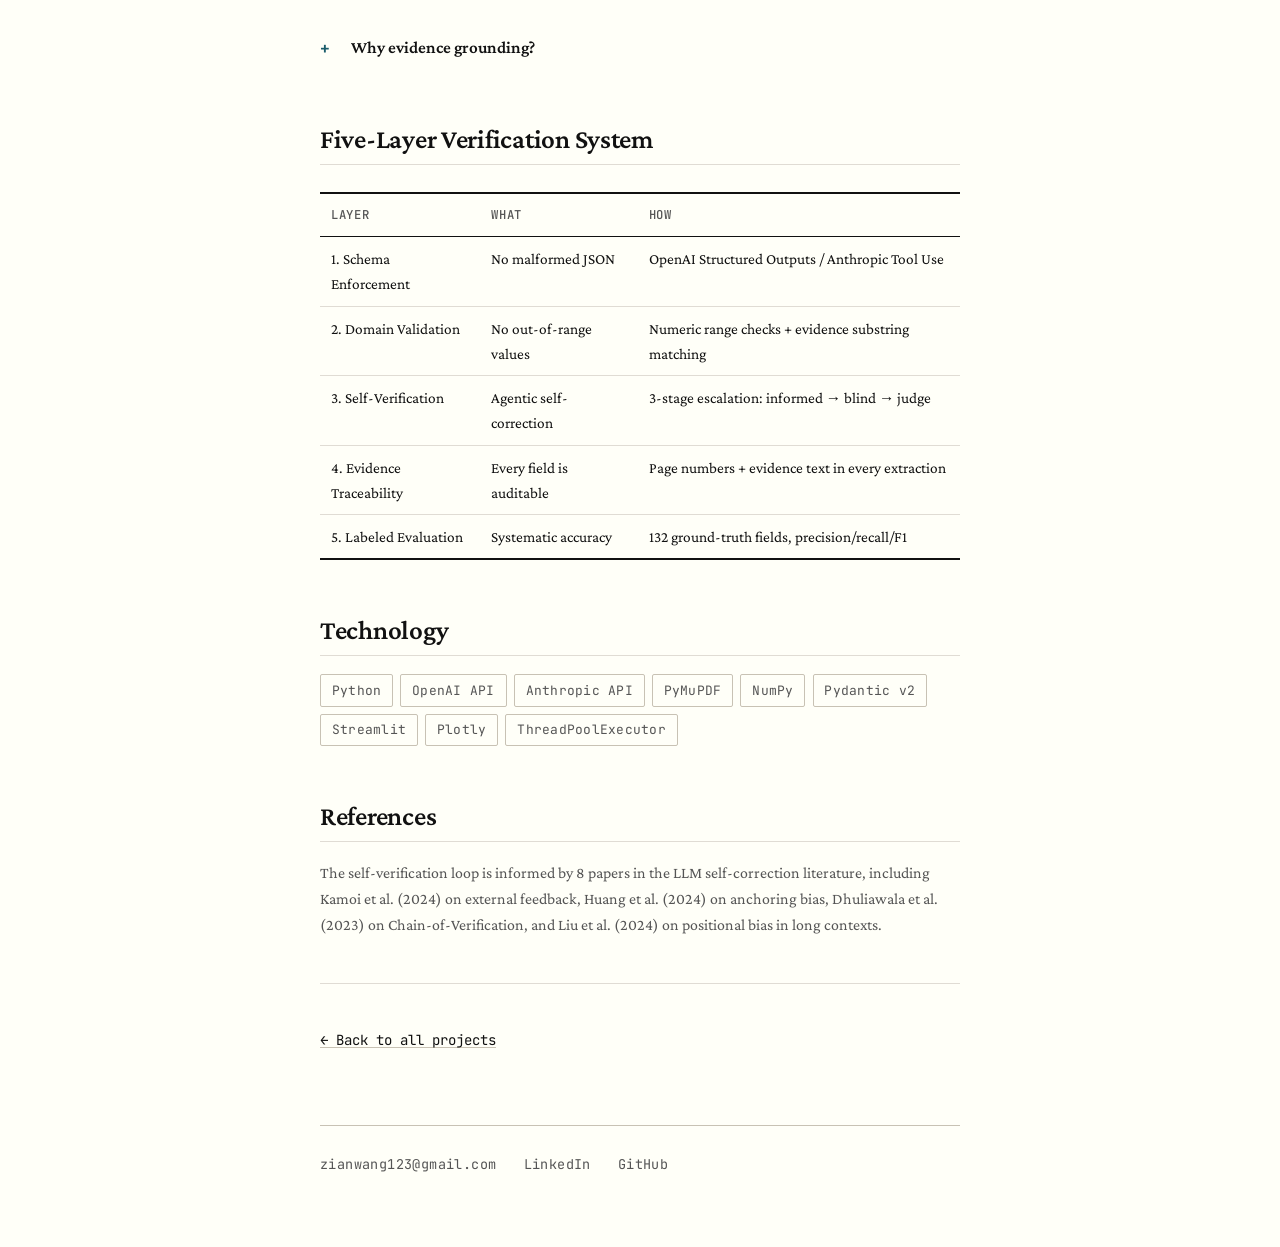
<file: projects/private-credit-intel.html>
<!DOCTYPE html>
<html lang="en">
<head>
  <meta charset="utf-8">
  <meta name="viewport" content="width=device-width, initial-scale=1">
  <title>Private Credit Intelligence Engine &mdash; Zian Wang</title>
  <meta name="description" content="Agentic document intelligence system for credit agreement analysis with 97.3% F1 accuracy.">
  <meta property="og:title" content="Private Credit Intelligence Engine — Zian Wang">
  <meta property="og:description" content="Agentic document intelligence system for credit agreement analysis with 97.3% F1 accuracy.">
  <meta property="og:type" content="article">
  <meta property="og:url" content="https://spirituslab.github.io/projects/private-credit-intel.html">
  <meta name="twitter:card" content="summary">
  <meta name="twitter:title" content="Private Credit Intelligence Engine — Zian Wang">
  <meta name="twitter:description" content="Agentic document intelligence system for credit agreement analysis with 97.3% F1 accuracy.">
  <link rel="stylesheet" href="../css/main.css">
  <link rel="icon" href="data:image/svg+xml,<svg xmlns='http://www.w3.org/2000/svg' viewBox='0 0 100 100'><text y='.9em' font-size='80' font-family='serif'>W</text></svg>">
</head>
<body>
  <div class="page-wrapper">
    <div class="content">

      <a href="../" class="back-link">&larr; Back</a>

      <div class="project-header">
        <h1>Private Credit Intelligence Engine</h1>
        <div class="project-meta">
          <span>Personal project, 2026</span>
          <span>Evolved from OTPP internship tool</span>
          <span><a href="https://github.com/spirituslab" target="_blank" rel="noopener">GitHub</a></span>
        </div>
      </div>

      <div class="abstract">
        An agentic document intelligence system that ingests credit agreement PDFs,
        extracts normalized covenant and pricing terms into structured data,
        self-verifies uncertain fields through an LLM-as-judge correction loop,
        grounds every field in source evidence, compares documents across deals,
        and generates portfolio-level risk analytics.
      </div>

      <h2>Origin</h2>
      <p>
        In early 2024, as an Investment Risk Analyst at Ontario Teachers' Pension Plan,
        I built an LLM-powered credit loan agreement review tool using LangChain and
        GPT-4 with RAG. It reduced review time for 200&ndash;300 page agreements from
        days to 1&ndash;2 hours and achieved 99% key term identification across 5 active deals.
      </p>
      <p>
        That prototype proved the workflow but relied on prompt-heavy parsing, brittle
        chunking, and loosely structured outputs. This project is the ground-up rebuild &mdash;
        designed for reliability, traceability, and quantitative analytics.
      </p>

      <h2>Architecture</h2>

      <div class="architecture">
        <div class="arch-flow">
          <div class="arch-layer">
            <div class="arch-layer-label">Layer A &mdash; Ingestion</div>
            <div class="arch-layer-content">
              PDF loading (PyMuPDF) &rarr; TOC detection (regex) &rarr; Section/heading parse (regex + LLM fallback)
            </div>
          </div>
          <div class="arch-arrow">&darr;</div>
          <div class="arch-layer">
            <div class="arch-layer-label">Layer B &mdash; Hybrid Retrieval</div>
            <div class="arch-layer-content">
              Section-aware chunking &rarr; OpenAI embeddings (text-embed-3) &rarr;
              Semantic search (cosine sim) + Keyword search (exact term) &rarr; Merged results
            </div>
          </div>
          <div class="arch-arrow">&darr;</div>
          <div class="arch-layer">
            <div class="arch-layer-label">Layer C &mdash; Extraction (6 schema families)</div>
            <div class="arch-layer-content">
              Pricing Terms &middot; Leverage Covenants &middot; Debt Baskets &middot;
              EBITDA Definitions &middot; Collateral Package &middot; Events of Default<br>
              <em>44 fields total, concurrent via ThreadPoolExecutor, dual-provider (OpenAI + Anthropic)</em>
            </div>
          </div>
          <div class="arch-arrow">&darr;</div>
          <div class="arch-layer">
            <div class="arch-layer-label">Layer D &mdash; Validation</div>
            <div class="arch-layer-content">
              Numeric range checks (%, x, USD, bps, dates) &middot;
              Citation verification (evidence text &harr; source chunks)
            </div>
          </div>
          <div class="arch-arrow">&darr;</div>
          <div class="arch-layer" style="border-color: var(--color-accent);">
            <div class="arch-layer-label">Layer D.5 &mdash; Staged Self-Verification (Agentic Loop)</div>
            <div class="arch-layer-content">
              Stage A: Informed verification (temp=0.2) &rarr;
              Stage B: Blind re-extraction (temp=0.7, reversed chunks) &rarr;
              Stage C: Source-grounded judge (temp=0.0)<br>
              <em>Deterministic evidence scoring at each stage &mdash; 83% resolved without judge call</em>
            </div>
          </div>
          <div class="arch-arrow">&darr;</div>
          <div class="arch-layer">
            <div class="arch-layer-label">Layer E &mdash; Analytics</div>
            <div class="arch-layer-content">
              Risk scoring (covenant tightness, add-back aggressiveness, lender protection) &middot;
              Cross-document comparison &middot; Cross-model consensus &middot; Portfolio-level analytics
            </div>
          </div>
          <div class="arch-arrow">&darr;</div>
          <div class="arch-layer">
            <div class="arch-layer-label">Output</div>
            <div class="arch-layer-content">
              Streamlit UI &middot; Single document view &middot; Auto-generated term sheet &middot;
              Risk gauge charts &middot; Side-by-side comparison &middot; Portfolio dashboard
            </div>
          </div>
        </div>
      </div>

      <h2>Benchmark Results</h2>
      <p>
        Tested on three publicly filed SEC EDGAR credit agreements spanning different
        deal types, with both OpenAI and Anthropic models:
      </p>

      <table class="results-table">
        <thead>
          <tr>
            <th>Document</th>
            <th>Pages</th>
            <th>Model</th>
            <th class="num">Fields</th>
            <th class="num">Time</th>
            <th class="num">Cost</th>
          </tr>
        </thead>
        <tbody>
          <tr>
            <td>Daseke Term Loan (leveraged)</td>
            <td class="num">182</td>
            <td>GPT-5.1</td>
            <td class="num highlight">38/44</td>
            <td class="num">80s</td>
            <td class="num">$0.74</td>
          </tr>
          <tr>
            <td>Daseke Term Loan (leveraged)</td>
            <td class="num">182</td>
            <td>Claude Opus 4.6</td>
            <td class="num">30/44</td>
            <td class="num">270s</td>
            <td class="num">$3.18</td>
          </tr>
          <tr>
            <td>Royal Wolf A$125M Syndicated</td>
            <td class="num">184</td>
            <td>GPT-5.1</td>
            <td class="num">23/44</td>
            <td class="num">74s</td>
            <td class="num">$0.32</td>
          </tr>
          <tr>
            <td>Pepco Holdings $200M Term Loan</td>
            <td class="num">85</td>
            <td>GPT-5.1</td>
            <td class="num">15/44</td>
            <td class="num">55s</td>
            <td class="num">$0.29</td>
          </tr>
        </tbody>
      </table>

      <h3>Evaluation (132 ground-truth fields)</h3>
      <table class="results-table">
        <thead>
          <tr>
            <th>Metric</th>
            <th class="num">Score</th>
            <th>Notes</th>
          </tr>
        </thead>
        <tbody>
          <tr>
            <td>Precision</td>
            <td class="num highlight">100.0%</td>
            <td>Zero false positives</td>
          </tr>
          <tr>
            <td>Recall</td>
            <td class="num highlight">94.7%</td>
            <td>Misses are &ldquo;ambiguous&rdquo; rather than wrong</td>
          </tr>
          <tr>
            <td>F1</td>
            <td class="num highlight">97.3%</td>
            <td></td>
          </tr>
          <tr>
            <td>Numeric Accuracy</td>
            <td class="num highlight">96.5%</td>
            <td>Extracted values within tolerance</td>
          </tr>
          <tr>
            <td>Page Overlap</td>
            <td class="num">88.7%</td>
            <td>Citation page numbers reliably correct</td>
          </tr>
        </tbody>
      </table>

      <div class="callout">
        <p>
          <strong>Design philosophy: precision over recall.</strong>
          A credit analyst would rather see &ldquo;not found&rdquo; than a wrong value.
          The system returns <code>not_found</code> for genuinely absent fields &mdash;
          the investment-grade Pepco deal correctly has no EBITDA add-backs, no collateral,
          no debt baskets, as expected for an unsecured utility term loan.
        </p>
      </div>

      <h2>Key Technical Decisions</h2>

      <details class="decision-block">
        <summary>Why hybrid retrieval (semantic + keyword)?</summary>
        <div class="decision-content">
          <p>
            Pure embedding-based semantic search has a known blind spot: when a short,
            high-value definition is embedded in a 4000-character chunk containing 20+ other
            unrelated definitions, the embedding becomes a diluted average. In testing,
            the chunk containing &ldquo;Applicable Rate&rdquo; ranked 19th out of 475 chunks
            for the best semantic query &mdash; well below the top-10 cutoff.
          </p>
          <p>
            Keyword search solves this at zero additional API cost and improved field discovery
            from 29/44 to 38/44 fields (+31%).
          </p>
        </div>
      </details>

      <details class="decision-block">
        <summary>Why staged self-verification instead of running twice?</summary>
        <div class="decision-content">
          <p>
            The self-correction literature shows that naive &ldquo;please reconsider&rdquo;
            prompts suffer from anchoring bias (Huang et al. 2024), while structured
            evidence-based verification improves accuracy reliably (Kamoi et al. 2024).
          </p>
          <p>
            The staged design is selective (only re-extracts flagged fields, typically 5&ndash;15%),
            evidence-constrained (treats prior answers as falsifiable hypotheses),
            and uses deterministic fast-pass filtering so most fields resolve without an LLM judge.
            On the Daseke deal: 5 fields flagged, 83% resolved by deterministic checks alone.
          </p>
        </div>
      </details>

      <details class="decision-block">
        <summary>Why dual-provider (OpenAI + Anthropic)?</summary>
        <div class="decision-content">
          <p>
            Running both providers on the same document enables cross-model consensus:
            fields where both models agree have high confidence, while disagreements flag
            fields for human review. This provides a confidence signal without requiring
            ground-truth labels.
          </p>
        </div>
      </details>

      <details class="decision-block">
        <summary>Why evidence grounding?</summary>
        <div class="decision-content">
          <p>
            Every extracted field carries <code>evidence_text</code> and <code>page_numbers</code>.
            The citation check layer verifies that the evidence actually appears in the source chunks.
            Users can audit exactly what the model read. This catches hallucinated citations &mdash;
            the model cannot claim evidence from text that doesn't exist in the document.
          </p>
        </div>
      </details>

      <h2>Five-Layer Verification System</h2>
      <table class="results-table">
        <thead>
          <tr>
            <th>Layer</th>
            <th>What</th>
            <th>How</th>
          </tr>
        </thead>
        <tbody>
          <tr>
            <td>1. Schema Enforcement</td>
            <td>No malformed JSON</td>
            <td>OpenAI Structured Outputs / Anthropic Tool Use</td>
          </tr>
          <tr>
            <td>2. Domain Validation</td>
            <td>No out-of-range values</td>
            <td>Numeric range checks + evidence substring matching</td>
          </tr>
          <tr>
            <td>3. Self-Verification</td>
            <td>Agentic self-correction</td>
            <td>3-stage escalation: informed &rarr; blind &rarr; judge</td>
          </tr>
          <tr>
            <td>4. Evidence Traceability</td>
            <td>Every field is auditable</td>
            <td>Page numbers + evidence text in every extraction</td>
          </tr>
          <tr>
            <td>5. Labeled Evaluation</td>
            <td>Systematic accuracy</td>
            <td>132 ground-truth fields, precision/recall/F1</td>
          </tr>
        </tbody>
      </table>

      <h2>Technology</h2>
      <ul class="stack-list">
        <li>Python</li>
        <li>OpenAI API</li>
        <li>Anthropic API</li>
        <li>PyMuPDF</li>
        <li>NumPy</li>
        <li>Pydantic v2</li>
        <li>Streamlit</li>
        <li>Plotly</li>
        <li>ThreadPoolExecutor</li>
      </ul>

      <h2>References</h2>
      <p style="font-size: 0.88rem; color: var(--color-text-secondary);">
        The self-verification loop is informed by 8 papers in the LLM self-correction literature,
        including Kamoi et al. (2024) on external feedback, Huang et al. (2024) on anchoring bias,
        Dhuliawala et al. (2023) on Chain-of-Verification, and Liu et al. (2024) on positional bias
        in long contexts.
      </p>

      <hr>
      <a href="../" class="back-link">&larr; Back to all projects</a>

      <footer class="site-footer">
        <a href="mailto:zianwang123@gmail.com">zianwang123@gmail.com</a>
        <a href="https://www.linkedin.com/in/andyzianwang" target="_blank" rel="noopener">LinkedIn</a>
        <a href="https://github.com/spirituslab" target="_blank" rel="noopener">GitHub</a>
      </footer>

    </div>
  </div>
</body>
</html>
</file>
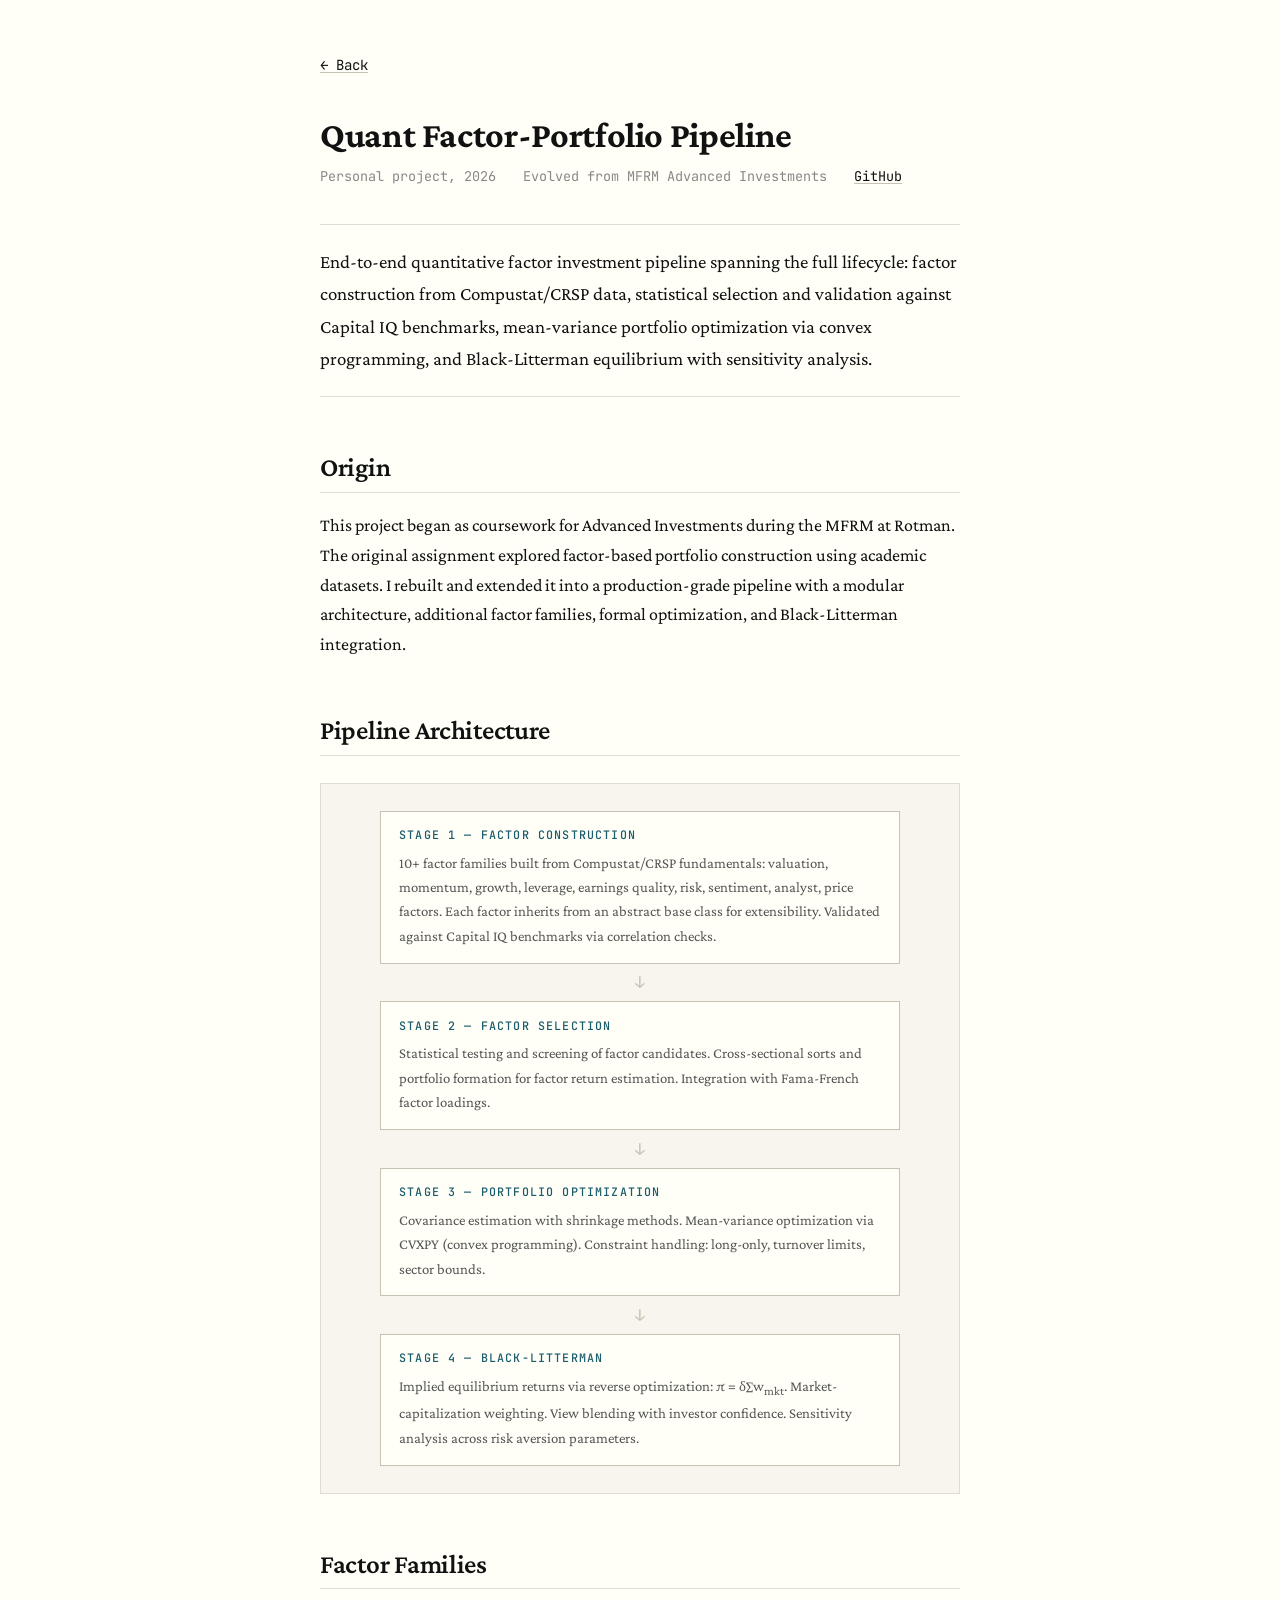
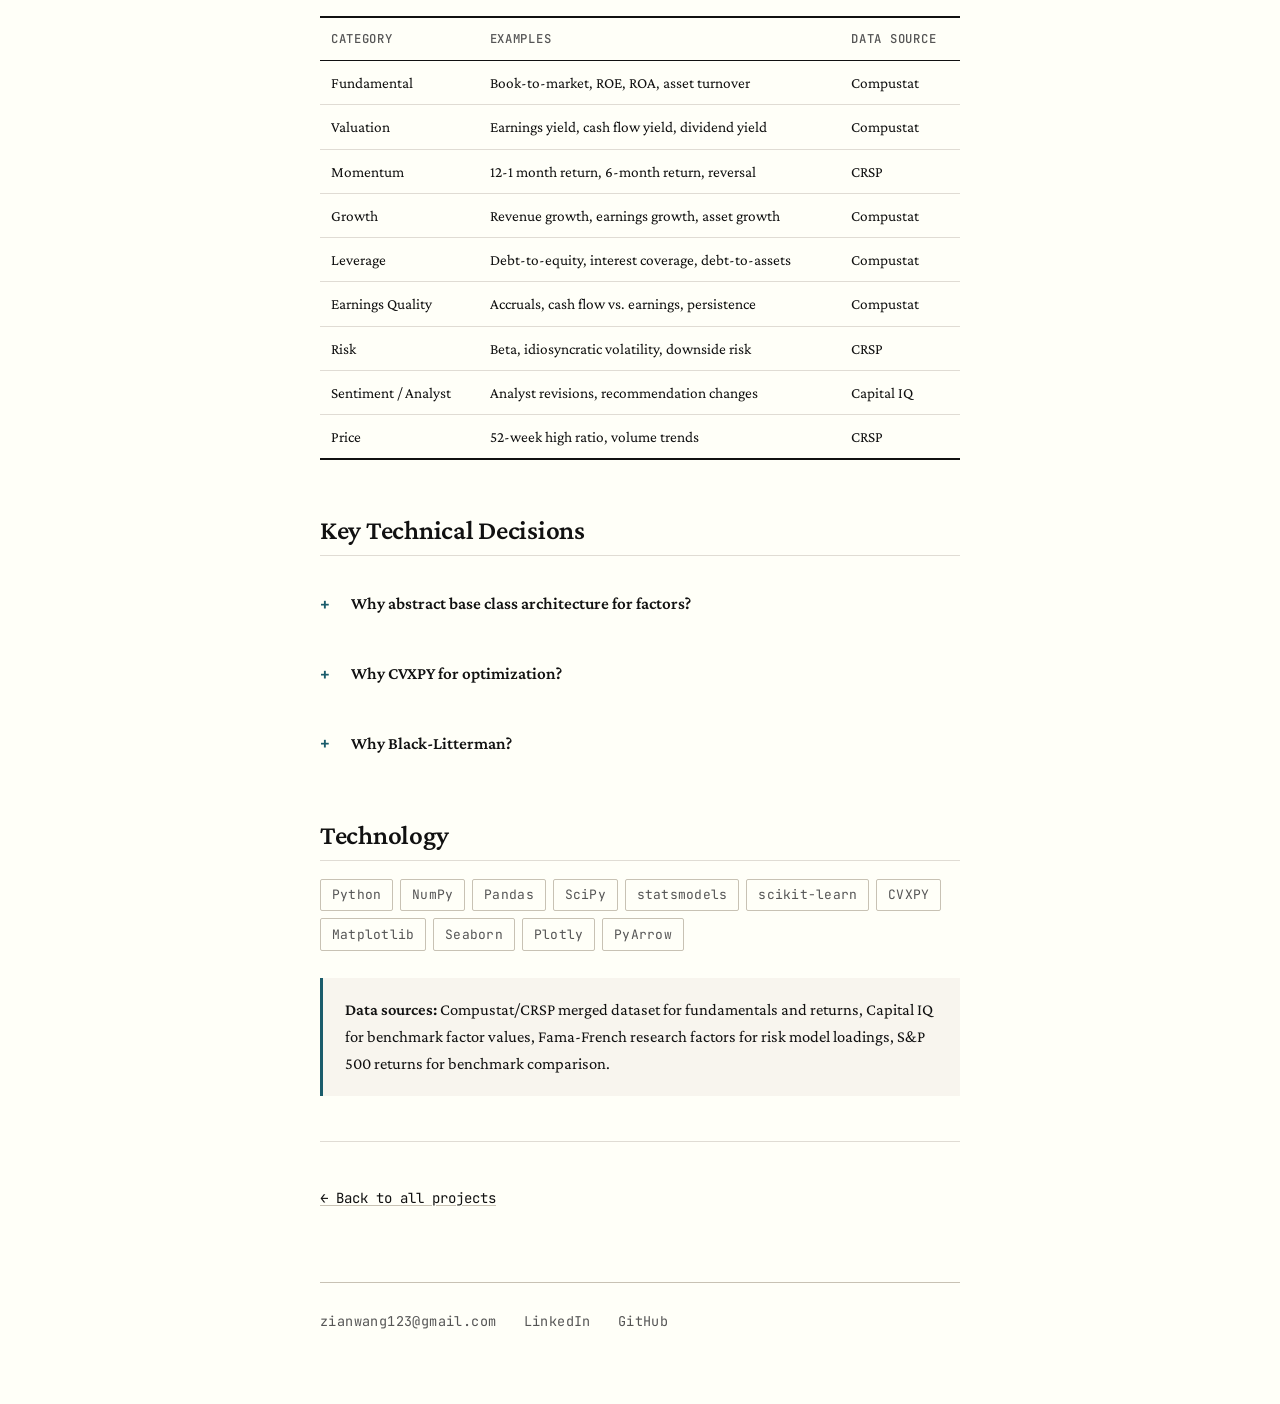
<file: projects/quant-factor-portfolio.html>
<!DOCTYPE html>
<html lang="en">
<head>
  <meta charset="utf-8">
  <meta name="viewport" content="width=device-width, initial-scale=1">
  <title>Quant Factor-Portfolio Pipeline &mdash; Zian Wang</title>
  <meta name="description" content="End-to-end quantitative factor investment pipeline: from alpha discovery to portfolio deployment.">
  <meta property="og:title" content="Quant Factor-Portfolio Pipeline — Zian Wang">
  <meta property="og:description" content="End-to-end quantitative factor investment pipeline: from alpha discovery to portfolio deployment.">
  <meta property="og:type" content="article">
  <meta property="og:url" content="https://spirituslab.github.io/projects/quant-factor-portfolio.html">
  <meta name="twitter:card" content="summary">
  <meta name="twitter:title" content="Quant Factor-Portfolio Pipeline — Zian Wang">
  <meta name="twitter:description" content="End-to-end quantitative factor investment pipeline: from alpha discovery to portfolio deployment.">
  <link rel="stylesheet" href="../css/main.css">
  <link rel="icon" href="data:image/svg+xml,<svg xmlns='http://www.w3.org/2000/svg' viewBox='0 0 100 100'><text y='.9em' font-size='80' font-family='serif'>W</text></svg>">
</head>
<body>
  <div class="page-wrapper">
    <div class="content">

      <a href="../" class="back-link">&larr; Back</a>

      <div class="project-header">
        <h1>Quant Factor-Portfolio Pipeline</h1>
        <div class="project-meta">
          <span>Personal project, 2026</span>
          <span>Evolved from MFRM Advanced Investments</span>
          <span><a href="https://github.com/spirituslab/quant-factor-portfolio-pipeline" target="_blank" rel="noopener">GitHub</a></span>
        </div>
      </div>

      <div class="abstract">
        End-to-end quantitative factor investment pipeline spanning the full lifecycle:
        factor construction from Compustat/CRSP data, statistical selection and validation
        against Capital IQ benchmarks, mean-variance portfolio optimization via convex
        programming, and Black-Litterman equilibrium with sensitivity analysis.
      </div>

      <h2>Origin</h2>
      <p>
        This project began as coursework for Advanced Investments during the MFRM at
        Rotman. The original assignment explored factor-based portfolio construction using
        academic datasets. I rebuilt and extended it into a production-grade pipeline with
        a modular architecture, additional factor families, formal optimization, and
        Black-Litterman integration.
      </p>

      <h2>Pipeline Architecture</h2>

      <div class="architecture">
        <div class="arch-flow">
          <div class="arch-layer">
            <div class="arch-layer-label">Stage 1 &mdash; Factor Construction</div>
            <div class="arch-layer-content">
              10+ factor families built from Compustat/CRSP fundamentals: valuation, momentum,
              growth, leverage, earnings quality, risk, sentiment, analyst, price factors.
              Each factor inherits from an abstract base class for extensibility.
              Validated against Capital IQ benchmarks via correlation checks.
            </div>
          </div>
          <div class="arch-arrow">&darr;</div>
          <div class="arch-layer">
            <div class="arch-layer-label">Stage 2 &mdash; Factor Selection</div>
            <div class="arch-layer-content">
              Statistical testing and screening of factor candidates.
              Cross-sectional sorts and portfolio formation for factor return estimation.
              Integration with Fama-French factor loadings.
            </div>
          </div>
          <div class="arch-arrow">&darr;</div>
          <div class="arch-layer">
            <div class="arch-layer-label">Stage 3 &mdash; Portfolio Optimization</div>
            <div class="arch-layer-content">
              Covariance estimation with shrinkage methods.
              Mean-variance optimization via CVXPY (convex programming).
              Constraint handling: long-only, turnover limits, sector bounds.
            </div>
          </div>
          <div class="arch-arrow">&darr;</div>
          <div class="arch-layer">
            <div class="arch-layer-label">Stage 4 &mdash; Black-Litterman</div>
            <div class="arch-layer-content">
              Implied equilibrium returns via reverse optimization: &pi; = &delta;&Sigma;w<sub>mkt</sub>.
              Market-capitalization weighting. View blending with investor confidence.
              Sensitivity analysis across risk aversion parameters.
            </div>
          </div>
        </div>
      </div>

      <h2>Factor Families</h2>

      <table class="results-table">
        <thead>
          <tr>
            <th>Category</th>
            <th>Examples</th>
            <th>Data Source</th>
          </tr>
        </thead>
        <tbody>
          <tr>
            <td>Fundamental</td>
            <td>Book-to-market, ROE, ROA, asset turnover</td>
            <td>Compustat</td>
          </tr>
          <tr>
            <td>Valuation</td>
            <td>Earnings yield, cash flow yield, dividend yield</td>
            <td>Compustat</td>
          </tr>
          <tr>
            <td>Momentum</td>
            <td>12-1 month return, 6-month return, reversal</td>
            <td>CRSP</td>
          </tr>
          <tr>
            <td>Growth</td>
            <td>Revenue growth, earnings growth, asset growth</td>
            <td>Compustat</td>
          </tr>
          <tr>
            <td>Leverage</td>
            <td>Debt-to-equity, interest coverage, debt-to-assets</td>
            <td>Compustat</td>
          </tr>
          <tr>
            <td>Earnings Quality</td>
            <td>Accruals, cash flow vs. earnings, persistence</td>
            <td>Compustat</td>
          </tr>
          <tr>
            <td>Risk</td>
            <td>Beta, idiosyncratic volatility, downside risk</td>
            <td>CRSP</td>
          </tr>
          <tr>
            <td>Sentiment / Analyst</td>
            <td>Analyst revisions, recommendation changes</td>
            <td>Capital IQ</td>
          </tr>
          <tr>
            <td>Price</td>
            <td>52-week high ratio, volume trends</td>
            <td>CRSP</td>
          </tr>
        </tbody>
      </table>

      <h2>Key Technical Decisions</h2>

      <details class="decision-block">
        <summary>Why abstract base class architecture for factors?</summary>
        <div class="decision-content">
          <p>
            Each factor implements a <code>Factor</code> ABC with a <code>compute()</code> method
            that returns a date &times; asset DataFrame of exposures, and a <code>validate()</code>
            method that checks correlation against Capital IQ benchmarks. This makes adding
            new factors a single-file operation with guaranteed interface consistency.
          </p>
        </div>
      </details>

      <details class="decision-block">
        <summary>Why CVXPY for optimization?</summary>
        <div class="decision-content">
          <p>
            CVXPY provides disciplined convex programming with constraint handling that
            would require complex manual implementation with SciPy's minimize.
            Constraints like long-only, turnover limits, and sector bounds are expressed
            declaratively, making the optimization transparent and auditable.
          </p>
        </div>
      </details>

      <details class="decision-block">
        <summary>Why Black-Litterman?</summary>
        <div class="decision-content">
          <p>
            Standard mean-variance optimization is notoriously sensitive to expected return
            estimates. Black-Litterman starts from market equilibrium (implied returns from
            market-cap weights) and blends in investor views with explicit confidence levels.
            This produces more stable, economically intuitive allocations.
          </p>
        </div>
      </details>

      <h2>Technology</h2>
      <ul class="stack-list">
        <li>Python</li>
        <li>NumPy</li>
        <li>Pandas</li>
        <li>SciPy</li>
        <li>statsmodels</li>
        <li>scikit-learn</li>
        <li>CVXPY</li>
        <li>Matplotlib</li>
        <li>Seaborn</li>
        <li>Plotly</li>
        <li>PyArrow</li>
      </ul>

      <div class="callout">
        <p>
          <strong>Data sources:</strong> Compustat/CRSP merged dataset for fundamentals and returns,
          Capital IQ for benchmark factor values, Fama-French research factors for risk model loadings,
          S&amp;P 500 returns for benchmark comparison.
        </p>
      </div>

      <hr>
      <a href="../" class="back-link">&larr; Back to all projects</a>

      <footer class="site-footer">
        <a href="mailto:zianwang123@gmail.com">zianwang123@gmail.com</a>
        <a href="https://www.linkedin.com/in/andyzianwang" target="_blank" rel="noopener">LinkedIn</a>
        <a href="https://github.com/spirituslab" target="_blank" rel="noopener">GitHub</a>
      </footer>

    </div>
  </div>
</body>
</html>
</file>
<file: css/main.css>
/* ============================================================
   Design System — Tufte-inspired academic aesthetic
   ============================================================ */

@import url('https://fonts.googleapis.com/css2?family=Crimson+Pro:ital,wght@0,400;0,600;0,700;1,400&family=JetBrains+Mono:wght@400;500&display=swap');

:root {
  --font-serif: 'Crimson Pro', 'ET Book', Palatino, 'Palatino Linotype', Georgia, serif;
  --font-mono: 'JetBrains Mono', 'IBM Plex Mono', Consolas, monospace;
  --font-sans: -apple-system, BlinkMacSystemFont, 'Segoe UI', Roboto, sans-serif;

  --color-bg: #fffff8;
  --color-bg-alt: #f8f5ee;
  --color-text: #111111;
  --color-text-secondary: #555555;
  --color-text-tertiary: #888888;
  --color-accent: #1a5c6b;
  --color-accent-hover: #0e3d48;
  --color-accent-light: #e4f0f2;
  --color-gbm: #7850a0;
  --color-rule: #c8c2b4;
  --color-rule-light: #e0dcd4;
  --color-highlight: #fdf6e3;

  --content-width: 640px;
  --margin-width: 240px;
  --gap: 2rem;

  --transition: 0.2s ease;
}

/* ---- Dark Mode ---- */

html[data-theme="dark"] {
  --color-bg: #1a1a1a;
  --color-bg-alt: #242424;
  --color-text: #e0e0e0;
  --color-text-secondary: #aaaaaa;
  --color-text-tertiary: #777777;
  --color-accent: #4db8c9;
  --color-accent-hover: #6dd0df;
  --color-accent-light: rgba(77, 184, 201, 0.12);
  --color-gbm: #a07be0;
  --color-rule: #444444;
  --color-rule-light: #333333;
  --color-highlight: #2a2520;
}

html[data-theme="dark"] ::selection {
  background: rgba(77, 184, 201, 0.25);
}

html[data-theme="dark"] .timeline-item::before {
  border-color: var(--color-bg);
}

/* ---- Reset & Base ---- */

*, *::before, *::after {
  box-sizing: border-box;
  margin: 0;
  padding: 0;
}

html {
  font-size: 18px;
  scroll-behavior: smooth;
  -webkit-font-smoothing: antialiased;
  -moz-osx-font-smoothing: grayscale;
}

body {
  font-family: var(--font-serif);
  color: var(--color-text);
  background: var(--color-bg);
  line-height: 1.65;
  padding: 0;
  transition: background-color 0.3s ease, color 0.3s ease;
}

::selection {
  background: var(--color-accent-light);
  color: var(--color-accent);
}

/* ---- Typography ---- */

h1, h2, h3, h4 {
  font-weight: 600;
  line-height: 1.25;
  letter-spacing: -0.01em;
}

h1 {
  font-size: 2.9rem;
  font-weight: 700;
  margin-bottom: 0.3rem;
}

h2 {
  font-size: 1.5rem;
  margin-top: 3rem;
  margin-bottom: 1rem;
  padding-bottom: 0.4rem;
  border-bottom: 1px solid var(--color-rule-light);
}

h3 {
  font-size: 1.15rem;
  margin-top: 1.5rem;
  margin-bottom: 0.5rem;
}

p {
  margin-bottom: 1rem;
}

a {
  color: var(--color-text);
  text-decoration-color: var(--color-rule);
  text-underline-offset: 2px;
  transition: color var(--transition), text-decoration-color var(--transition);
}

a:hover {
  color: var(--color-accent);
  text-decoration-color: var(--color-accent);
}

strong {
  font-weight: 600;
}

code, .mono {
  font-family: var(--font-mono);
  font-size: 0.82rem;
}

hr {
  border: none;
  border-top: 1px solid var(--color-rule-light);
  margin: 2.5rem 0;
}

/* ---- Layout ---- */

.page-wrapper {
  max-width: calc(var(--content-width) + var(--margin-width) * 2 + var(--gap) * 2);
  margin: 0 auto;
  padding: 3rem 2rem 4rem;
}

.content {
  max-width: var(--content-width);
  margin: 0 auto;
}

/* ---- GBM Canvas / Hero ---- */

.gbm-strip {
  position: relative;
  width: 100%;
  height: 240px;
  overflow: hidden;
  margin: 1.2rem 0 3rem;
  border-top: 1px solid var(--color-rule-light);
  border-bottom: 1px solid var(--color-rule-light);
}

#gbm-canvas {
  position: absolute;
  top: 0;
  left: 0;
  width: 100%;
  height: 100%;
}

.gbm-caption {
  position: absolute;
  bottom: 0.6rem;
  right: 0.9rem;
  font-family: var(--font-mono);
  font-size: 0.64rem;
  color: var(--color-text-tertiary);
  letter-spacing: 0.04em;
  pointer-events: none;
  background: var(--color-bg);
  padding: 0.15rem 0.4rem;
  border-radius: 2px;
}

/* ---- About ---- */

.about-section {
  margin-bottom: 0.5rem;
}

.about-section p {
  font-size: 0.95rem;
  color: var(--color-text-secondary);
  line-height: 1.7;
  max-width: 560px;
  margin-bottom: 0;
}

.about-lead {
  font-size: 1.15rem;
  font-weight: 500;
  color: var(--color-text);
  line-height: 1.55;
}

/* ---- Header / Nav ---- */

.site-header {
  margin-bottom: 3rem;
}

.contact-bar {
  display: flex;
  align-items: center;
  gap: 2.5rem;
  margin-top: 0.5rem;
  margin-bottom: 0.8rem;
  font-family: var(--font-mono);
  font-size: 0.76rem;
  letter-spacing: 0.02em;
}

.contact-bar a {
  color: var(--color-text-tertiary);
  text-decoration: none;
  border-bottom: 1px solid transparent;
  transition: border-color 0.2s, color 0.2s;
}

.contact-bar a:hover {
  border-bottom-color: var(--color-accent);
}

.contact-sep {
  color: var(--color-text-secondary);
  opacity: 0.4;
  user-select: none;
}

.site-header .subtitle {
  font-size: 1.05rem;
  color: var(--color-text-secondary);
  line-height: 1.5;
  max-width: 560px;
}

nav {
  margin-top: 1.5rem;
  display: flex;
  gap: 2.5rem;
  flex-wrap: wrap;
}

nav a {
  font-family: var(--font-mono);
  font-size: 0.72rem;
  font-weight: 500;
  text-transform: uppercase;
  letter-spacing: 0.08em;
  text-decoration: none;
  color: var(--color-text-tertiary);
  padding: 0.25rem 0;
  border-bottom: 1.5px solid transparent;
  transition: all var(--transition);
}

nav a:hover, nav a.active {
  color: var(--color-accent);
  border-bottom-color: var(--color-accent);
}

.theme-toggle {
  position: fixed;
  top: 1rem;
  right: 1.5rem;
  z-index: 100;
  font-family: var(--font-mono);
  font-size: 0.72rem;
  text-transform: uppercase;
  letter-spacing: 0.06em;
  color: var(--color-text-secondary);
  background: var(--color-bg);
  border: 1px solid var(--color-rule);
  border-radius: 2px;
  padding: 0.25rem 0.7rem;
  cursor: pointer;
  transition: all var(--transition);
}

.theme-toggle:hover {
  color: var(--color-accent);
  border-color: var(--color-accent);
}

/* ---- Metrics Strip ---- */

.metrics-strip {
  display: flex;
  gap: 0;
  margin: 2rem 0 2.5rem;
  border-top: 2px solid var(--color-text);
  border-bottom: 1px solid var(--color-rule);
  padding: 0;
  overflow-x: auto;
}

.metric {
  flex: 1;
  padding: 0.9rem 1rem;
  min-width: 0;
  border-right: 1px solid var(--color-rule-light);
  text-align: center;
}

.metric:last-child {
  border-right: none;
}

.metric-value {
  font-family: var(--font-mono);
  font-size: 1.35rem;
  font-weight: 500;
  color: var(--color-text);
  letter-spacing: -0.02em;
  display: block;
  line-height: 1.2;
}

.metric-label {
  font-family: var(--font-mono);
  font-size: 0.62rem;
  text-transform: uppercase;
  letter-spacing: 0.1em;
  color: var(--color-text-tertiary);
  display: block;
  margin-top: 0.2rem;
}

/* ---- Project Cards ---- */

.projects-grid {
  display: grid;
  grid-template-columns: 1fr;
  gap: 0;
}

.project-card {
  padding: 1.8rem 0.8rem;
  margin: 0 -0.8rem;
  border-bottom: 1px solid var(--color-rule-light);
  border-radius: 3px;
  transition: background var(--transition), transform var(--transition), box-shadow var(--transition);
}

.project-card:hover {
  transform: translateY(-2px);
  box-shadow: 0 2px 8px rgba(0, 0, 0, 0.06);
  background: var(--color-bg-alt);
}

.project-card:first-child {
  border-top: 1px solid var(--color-rule-light);
}

.project-number {
  font-family: var(--font-mono);
  font-size: 0.7rem;
  color: var(--color-text-tertiary);
  letter-spacing: 0.05em;
  margin-bottom: 0.3rem;
}

.project-card h3 {
  font-size: 1.2rem;
  margin: 0 0 0.4rem;
}

.project-card h3 a {
  text-decoration: none;
}

.project-card h3 a:hover {
  text-decoration: underline;
  text-decoration-color: var(--color-accent);
  text-underline-offset: 3px;
}

.project-origin {
  font-style: italic;
  font-size: 0.88rem;
  color: var(--color-text-secondary);
  margin-bottom: 0.6rem;
}

.project-desc {
  font-size: 0.95rem;
  line-height: 1.6;
  margin-bottom: 0.8rem;
}

.project-result {
  font-family: var(--font-mono);
  font-size: 0.88rem;
  font-weight: 500;
  color: var(--color-text);
  background: var(--color-bg-alt);
  border-left: 3px solid var(--color-accent);
  padding: 0.7rem 0.95rem;
  margin-bottom: 0.9rem;
  display: inline-block;
}

.project-stack {
  font-family: var(--font-mono);
  font-size: 0.68rem;
  color: var(--color-text-tertiary);
  letter-spacing: 0.04em;
}

/* ---- Timeline ---- */

.timeline {
  position: relative;
  padding-left: 1.5rem;
}

.timeline::before {
  content: '';
  position: absolute;
  left: 0;
  top: 0.4rem;
  bottom: 0.4rem;
  width: 1px;
  background: var(--color-rule);
}

.timeline-item {
  position: relative;
  padding-bottom: 1.3rem;
  padding-left: 1rem;
}

.timeline-item:last-child {
  padding-bottom: 0;
}

.timeline-item::before {
  content: '';
  position: absolute;
  left: -1.75rem;
  top: 0.5rem;
  width: 7px;
  height: 7px;
  border-radius: 50%;
  background: var(--color-rule);
  border: 2px solid var(--color-bg);
  box-shadow: 0 0 0 1px var(--color-rule);
}

.timeline-item.current::before {
  background: var(--color-accent);
  box-shadow: 0 0 0 1px var(--color-accent);
}

.timeline-date {
  font-family: var(--font-mono);
  font-size: 0.7rem;
  color: var(--color-text-tertiary);
  letter-spacing: 0.05em;
  text-transform: uppercase;
}

.timeline-role {
  font-weight: 600;
  font-size: 0.95rem;
  line-height: 1.4;
}

.timeline-org {
  font-size: 0.88rem;
  color: var(--color-text-secondary);
}

.timeline-detail {
  font-size: 0.82rem;
  color: var(--color-text-tertiary);
  font-family: var(--font-mono);
}

/* ---- Self-Study Table ---- */

.study-table {
  width: 100%;
  border-collapse: collapse;
  margin: 1rem 0;
  font-size: 0.88rem;
}

.study-table thead {
  border-bottom: 2px solid var(--color-text);
}

.study-table th {
  font-family: var(--font-mono);
  font-size: 0.7rem;
  text-transform: uppercase;
  letter-spacing: 0.08em;
  color: var(--color-text-secondary);
  text-align: left;
  padding: 0.5rem 0.8rem 0.5rem 0;
  font-weight: 500;
}

.study-table td {
  padding: 0.6rem 0.8rem 0.6rem 0;
  border-bottom: 1px solid var(--color-rule-light);
  vertical-align: top;
}

.study-table tbody tr:last-child td {
  border-bottom: 1px solid var(--color-rule);
}

.study-table .book-title {
  font-style: italic;
}

.study-table .book-coverage {
  font-family: var(--font-mono);
  font-size: 0.78rem;
  color: var(--color-text-secondary);
}

/* ---- Inline sidenote (subtle left-border) ---- */

.sidenote-inline {
  font-size: 0.78rem;
  color: var(--color-text-secondary);
  line-height: 1.5;
  margin-top: 0.5rem;
  padding-left: 1rem;
  border-left: 2px solid var(--color-rule-light);
}

/* ---- Skills ---- */

.skills-grid {
  display: grid;
  grid-template-columns: auto 1fr;
  gap: 0.3rem 1.5rem;
  font-size: 0.88rem;
}

.skill-category {
  font-family: var(--font-mono);
  font-size: 0.72rem;
  text-transform: uppercase;
  letter-spacing: 0.06em;
  color: var(--color-text-tertiary);
  padding-top: 0.15rem;
}

.skill-items {
  padding: 0.1rem 0 0.5rem;
  border-bottom: 1px solid var(--color-rule-light);
}

.skills-grid .skill-items:last-child {
  border-bottom: none;
}

.skill-exposure {
  font-style: italic;
  color: var(--color-text-secondary);
}

.skills-legend {
  font-size: 0.82rem;
  color: var(--color-text-secondary);
  margin-top: -0.3rem;
  margin-bottom: 1rem;
}

/* ---- Footer ---- */

.site-footer {
  margin-top: 4rem;
  padding-top: 1.5rem;
  border-top: 1px solid var(--color-rule);
  display: flex;
  gap: 1.5rem;
  flex-wrap: wrap;
}

.site-footer a {
  font-family: var(--font-mono);
  font-size: 0.75rem;
  color: var(--color-text-secondary);
  text-decoration: none;
  letter-spacing: 0.03em;
  transition: color var(--transition);
}

.site-footer a:hover {
  color: var(--color-accent);
}

/* ---- Project Detail Pages ---- */

.project-header {
  margin-bottom: 2rem;
}

.project-header h1 {
  font-size: 2rem;
  margin-bottom: 0.4rem;
}

.project-meta {
  font-family: var(--font-mono);
  font-size: 0.75rem;
  color: var(--color-text-tertiary);
  display: flex;
  gap: 1.5rem;
  flex-wrap: wrap;
}

.back-link {
  font-family: var(--font-mono);
  font-size: 0.78rem;
  margin-bottom: 2rem;
  display: block;
}

.abstract {
  font-size: 1.05rem;
  line-height: 1.7;
  padding: 1.2rem 0;
  border-top: 1px solid var(--color-rule-light);
  border-bottom: 1px solid var(--color-rule-light);
  margin-bottom: 2rem;
}

/* Architecture diagram */

.architecture {
  background: var(--color-bg-alt);
  border: 1px solid var(--color-rule-light);
  padding: 1.5rem;
  margin: 1.5rem 0;
  overflow-x: auto;
}

.arch-flow {
  display: flex;
  flex-direction: column;
  gap: 0.6rem;
  align-items: center;
}

.arch-layer {
  width: 100%;
  max-width: 520px;
  border: 1px solid var(--color-rule);
  background: var(--color-bg);
  padding: 0.8rem 1rem;
  position: relative;
}

.arch-layer-label {
  font-family: var(--font-mono);
  font-size: 0.65rem;
  text-transform: uppercase;
  letter-spacing: 0.1em;
  color: var(--color-accent);
  font-weight: 500;
  margin-bottom: 0.3rem;
}

.arch-layer-content {
  font-size: 0.82rem;
  color: var(--color-text-secondary);
}

.arch-arrow {
  font-family: var(--font-mono);
  font-size: 0.9rem;
  color: var(--color-rule);
  line-height: 1;
}

/* Results table */

.results-table {
  width: 100%;
  border-collapse: collapse;
  margin: 1.5rem 0;
  font-size: 0.85rem;
}

.results-table thead {
  border-top: 2px solid var(--color-text);
  border-bottom: 1px solid var(--color-text);
}

.results-table th {
  font-family: var(--font-mono);
  font-size: 0.68rem;
  text-transform: uppercase;
  letter-spacing: 0.06em;
  color: var(--color-text-secondary);
  text-align: left;
  padding: 0.6rem 0.6rem;
  font-weight: 500;
}

.results-table th.num {
  text-align: right;
}

.results-table td {
  padding: 0.5rem 0.6rem;
  border-bottom: 1px solid var(--color-rule-light);
  vertical-align: top;
}

.results-table td.num {
  text-align: right;
  font-family: var(--font-mono);
  font-size: 0.82rem;
}

.results-table tbody tr:last-child td {
  border-bottom: 2px solid var(--color-text);
}

.results-table .highlight {
  font-weight: 600;
  color: var(--color-accent);
}

/* Key decisions section */

.decision-block {
  margin: 1.5rem 0;
  padding: 0;
}

.decision-block summary {
  font-weight: 600;
  font-size: 0.95rem;
  cursor: pointer;
  padding: 0.4rem 0;
  list-style: none;
  display: flex;
  align-items: center;
  gap: 0.5rem;
}

.decision-block summary::before {
  content: '+';
  font-family: var(--font-mono);
  font-size: 0.9rem;
  color: var(--color-accent);
  width: 1.2rem;
  flex-shrink: 0;
  transition: transform var(--transition);
}

.decision-block[open] summary::before {
  content: '\2212';
}

.decision-block .decision-content {
  padding: 0.5rem 0 0.5rem 1.7rem;
  font-size: 0.92rem;
}

/* Tech stack inline list */

.stack-list {
  display: flex;
  flex-wrap: wrap;
  gap: 0.4rem;
  list-style: none;
  margin: 1rem 0;
}

.stack-list li {
  font-family: var(--font-mono);
  font-size: 0.72rem;
  padding: 0.25rem 0.6rem;
  border: 1px solid var(--color-rule);
  border-radius: 2px;
  color: var(--color-text-secondary);
  letter-spacing: 0.02em;
}

/* ---- Callout block ---- */

.callout {
  background: var(--color-bg-alt);
  border-left: 3px solid var(--color-accent);
  padding: 1rem 1.2rem;
  margin: 1.5rem 0;
  font-size: 0.92rem;
}

.callout p:last-child {
  margin-bottom: 0;
}

/* ---- Responsive ---- */

@media (max-width: 768px) {
  html {
    font-size: 16px;
  }

  .page-wrapper {
    padding: 2rem 1.2rem 3rem;
  }

  h1 {
    font-size: 1.9rem;
  }

  h2 {
    font-size: 1.3rem;
  }

  .metrics-strip {
    flex-wrap: wrap;
  }

  .metric {
    flex: 1 1 30%;
    min-width: 80px;
    padding: 0.7rem 0.6rem;
  }

  .metric-value {
    font-size: 1.15rem;
  }

  .skills-grid {
    grid-template-columns: 1fr;
    gap: 0;
  }

  .skill-category {
    margin-top: 0.6rem;
  }

  nav {
    gap: 1rem;
  }

  .site-footer {
    flex-direction: column;
    gap: 0.8rem;
  }

  .study-table {
    font-size: 0.82rem;
  }
}

@media (max-width: 480px) {
  .metric {
    flex: 1 1 45%;
  }
}
</file>
